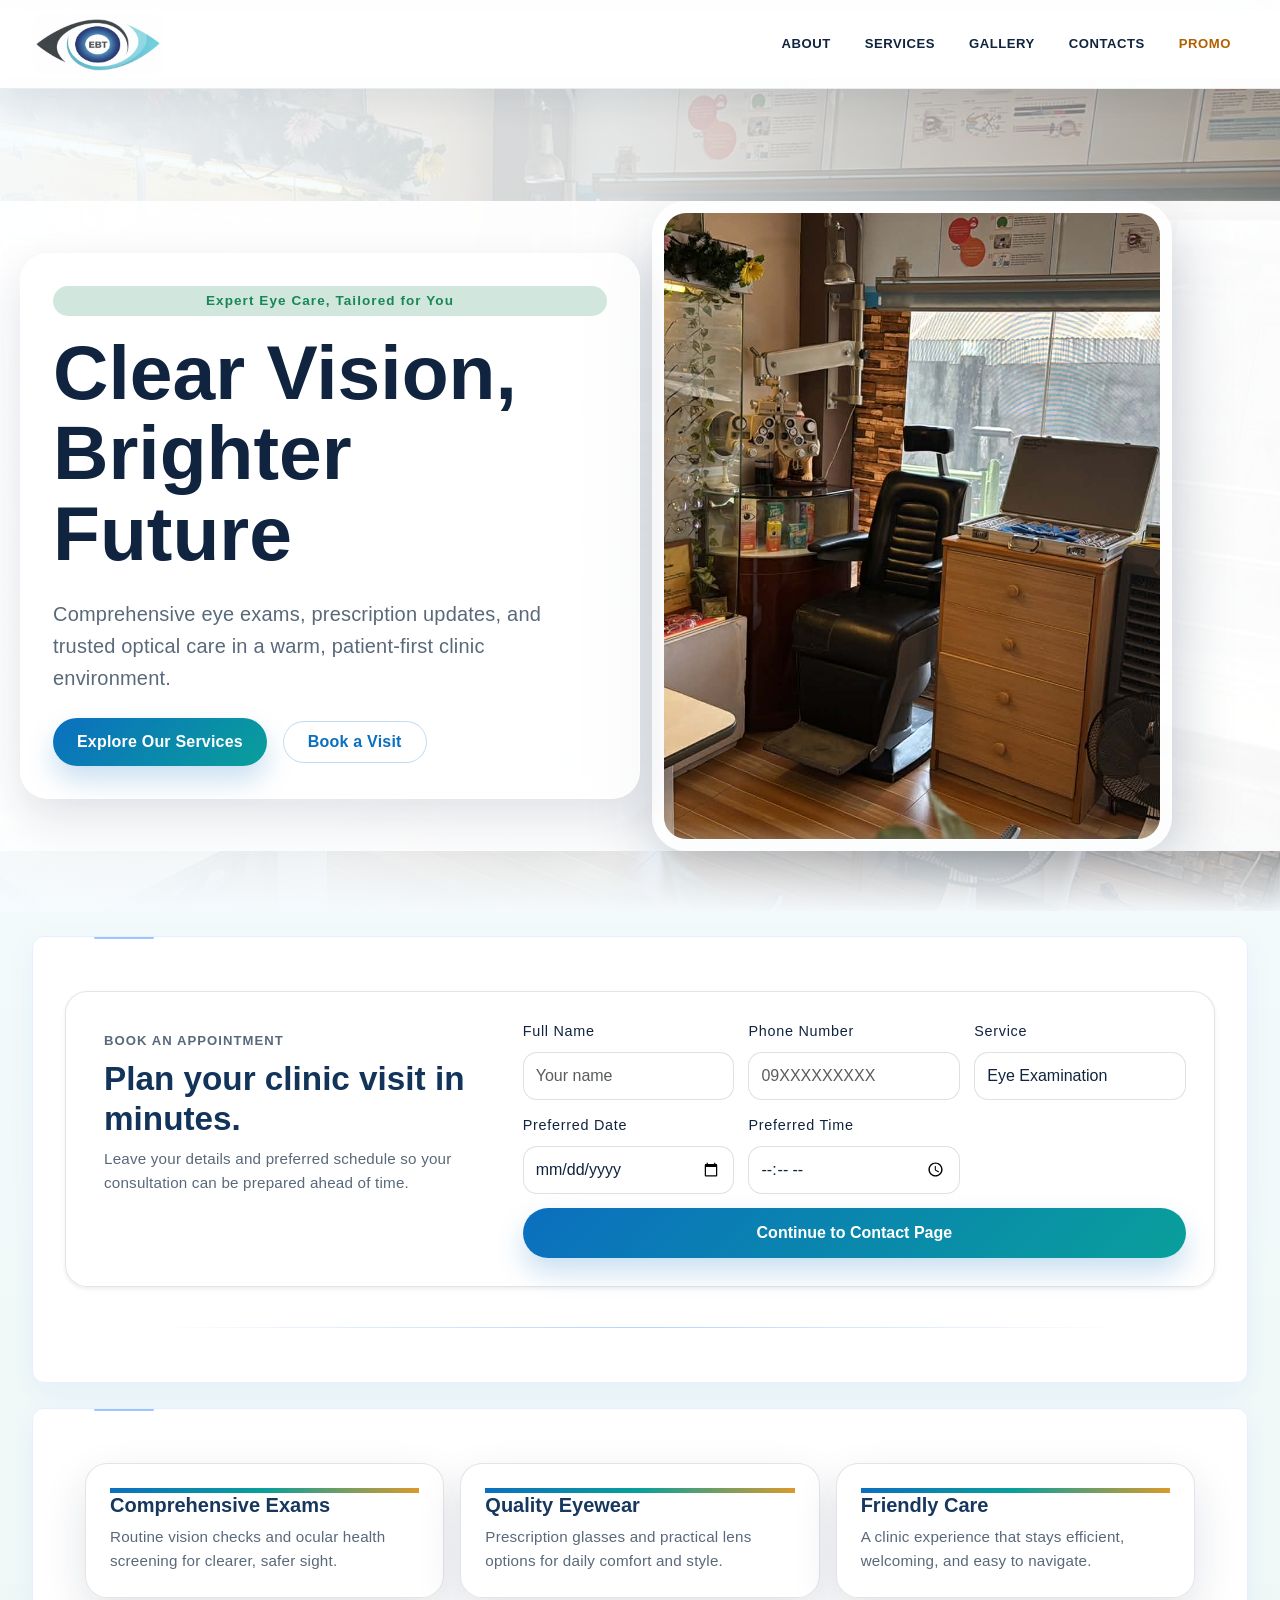
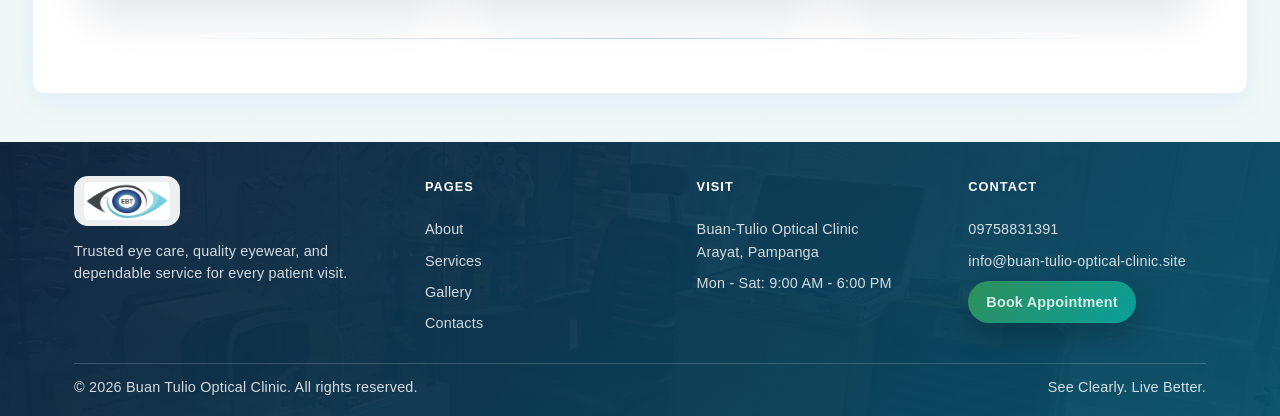
<file: index.html>
<!DOCTYPE html>
<html lang="en">
<head>
<meta charset="UTF-8">
<meta name="viewport" content="width=device-width, initial-scale=1.0">
<title>Home | Buan Tulio Optical Clinic</title>
<link rel="icon" type="image/x-icon" href="images/favicon.ico">
<link href="https://cdn.jsdelivr.net/npm/bootstrap@5.3.0/dist/css/bootstrap.min.css" rel="stylesheet">
<link rel="stylesheet" href="style.css">
</head>

<body>
<nav class="navbar navbar-expand-lg navbar-light bg-white sticky-top shadow-sm">
    <div class="container">
        <a class="navbar-brand" href="index.html">
            <img src="images/LOGO2.png" alt="Logo" style="height:50px;">
        </a>
        <button class="navbar-toggler" type="button" data-bs-toggle="collapse" data-bs-target="#clinicNav">
            <span class="navbar-toggler-icon"></span>
        </button>
        <div class="collapse navbar-collapse" id="clinicNav">
            <ul class="navbar-nav ms-auto align-items-center">
                <li class="nav-item"><a class="nav-link" href="about.html">ABOUT</a></li>
                <li class="nav-item"><a class="nav-link" href="services.html">SERVICES</a></li>
                <li class="nav-item"><a class="nav-link" href="gallery.html">GALLERY</a></li>
                <li class="nav-item"><a class="nav-link" href="contacts.html">CONTACTS</a></li>
                <li class="nav-item"><a class="nav-link text-danger fw-bold" href="promo.html">PROMO</a></li>
            </ul>
        </div>
    </div>
</nav>

<header class="hero-section bg-white pb-4">
    <div class="container">
        <div class="row align-items-center g-4">
            <div class="col-lg-6 hero-content">
                <span class="badge bg-success-subtle text-success p-2 px-3 rounded-pill mb-3">Expert Eye Care, Tailored for You</span>
                <h1 class="main-title display-3 mb-4">Clear Vision,<br>Brighter Future</h1>
                <p class="lead text-muted mb-4">Comprehensive eye exams, prescription updates, and trusted optical care in a warm, patient-first clinic environment.</p>
                <div class="d-flex align-items-center gap-3 flex-wrap">
                    <a href="services.html" class="btn btn-info btn-highlight">Explore Our Services</a>
                    <a href="#appointment" class="btn btn-outline-primary rounded-pill px-4 py-2">Book a Visit</a>
                </div>
            </div>

            <div class="col-lg-6 position-relative text-center">
                <div class="floating-circle mx-auto"></div>
                <img src="images/f1.jfif" class="img-fluid professional-img" alt="Optical clinic professional">
            </div>
        </div>
    </div>
</header>

<section class="appointment-strip" id="appointment">
    <div class="container">
        <div class="appointment-panel shadow-sm">
            <div class="appointment-panel__intro">
                <p class="appointment-kicker mb-2">Book an appointment</p>
                <h2 class="mb-2">Plan your clinic visit in minutes.</h2>
                <p class="mb-0">Leave your details and preferred schedule so your consultation can be prepared ahead of time.</p>
            </div>

            <form class="appointment-form js-prototype-booking" action="contacts.html">
                <div class="appointment-form__field">
                    <label for="appt-name" class="form-label">Full Name</label>
                    <input id="appt-name" type="text" class="form-control" placeholder="Your name">
                </div>

                <div class="appointment-form__field">
                    <label for="appt-phone" class="form-label">Phone Number</label>
                    <input id="appt-phone" type="tel" class="form-control" placeholder="09XXXXXXXXX">
                </div>

                <div class="appointment-form__field">
                    <label for="appt-service" class="form-label">Service</label>
                    <select id="appt-service" class="form-select">
                        <option selected>Eye Examination</option>
                        <option>Eyeglasses</option>
                        <option>Contact Lenses</option>
                        <option>Lens Upgrade</option>
                    </select>
                </div>

                <div class="appointment-form__field appointment-form__field--half">
                    <label for="appt-date" class="form-label">Preferred Date</label>
                    <input id="appt-date" type="date" class="form-control">
                </div>

                <div class="appointment-form__field appointment-form__field--half">
                    <label for="appt-time" class="form-label">Preferred Time</label>
                    <input id="appt-time" type="time" class="form-control">
                </div>

                <button type="submit" class="btn appointment-form__submit">Continue to Contact Page</button>
            </form>
        </div>
    </div>
</section>

<section class="home-highlights py-4">
    <div class="container">
        <div class="row g-3">
            <div class="col-md-4">
                <div class="home-highlight-card">
                    <h3>Comprehensive Exams</h3>
                    <p class="mb-0">Routine vision checks and ocular health screening for clearer, safer sight.</p>
                </div>
            </div>
            <div class="col-md-4">
                <div class="home-highlight-card">
                    <h3>Quality Eyewear</h3>
                    <p class="mb-0">Prescription glasses and practical lens options for daily comfort and style.</p>
                </div>
            </div>
            <div class="col-md-4">
                <div class="home-highlight-card">
                    <h3>Friendly Care</h3>
                    <p class="mb-0">A clinic experience that stays efficient, welcoming, and easy to navigate.</p>
                </div>
            </div>
        </div>
    </div>
</section>

<script src="https://cdn.jsdelivr.net/npm/bootstrap@5.3.0/dist/js/bootstrap.bundle.min.js"></script>
<script>
document.querySelectorAll('.js-prototype-booking').forEach(function (form) {
    form.addEventListener('submit', function (event) {
        event.preventDefault();
        window.alert('This is only a prototype. Booking is not currently working yet.');
    });
});
</script>

<footer class="clinic-footer">
    <div class="container">
        <div class="clinic-footer__inner">
            <div class="clinic-footer__brand">
                <img src="images/LOGO2.png" alt="Buan Tulio Optical Clinic logo">
                <p>Trusted eye care, quality eyewear, and dependable service for every patient visit.</p>
            </div>

            <div class="clinic-footer__group">
                <span class="clinic-footer__title">Pages</span>
                <a href="about.html">About</a>
                <a href="services.html">Services</a>
                <a href="gallery.html">Gallery</a>
                <a href="contacts.html">Contacts</a>
            </div>

            <div class="clinic-footer__group">
                <span class="clinic-footer__title">Visit</span>
                <p>Buan-Tulio Optical Clinic<br>Arayat, Pampanga</p>
                <p>Mon - Sat: 9:00 AM - 6:00 PM</p>
            </div>

            <div class="clinic-footer__group">
                <span class="clinic-footer__title">Contact</span>
                <a href="tel:09758831391">09758831391</a>
                <a href="mailto:info@buan-tulio-optical-clinic.site">info@buan-tulio-optical-clinic.site</a>
                <a href="index.html#appointment" class="clinic-footer__cta">Book Appointment</a>
            </div>
        </div>

        <div class="clinic-footer__bottom">
            <p class="mb-0">&copy; 2026 Buan Tulio Optical Clinic. All rights reserved.</p>
            <p class="mb-0">See Clearly. Live Better.</p>
        </div>
    </div>
</footer>
</body>
</html>
</file>
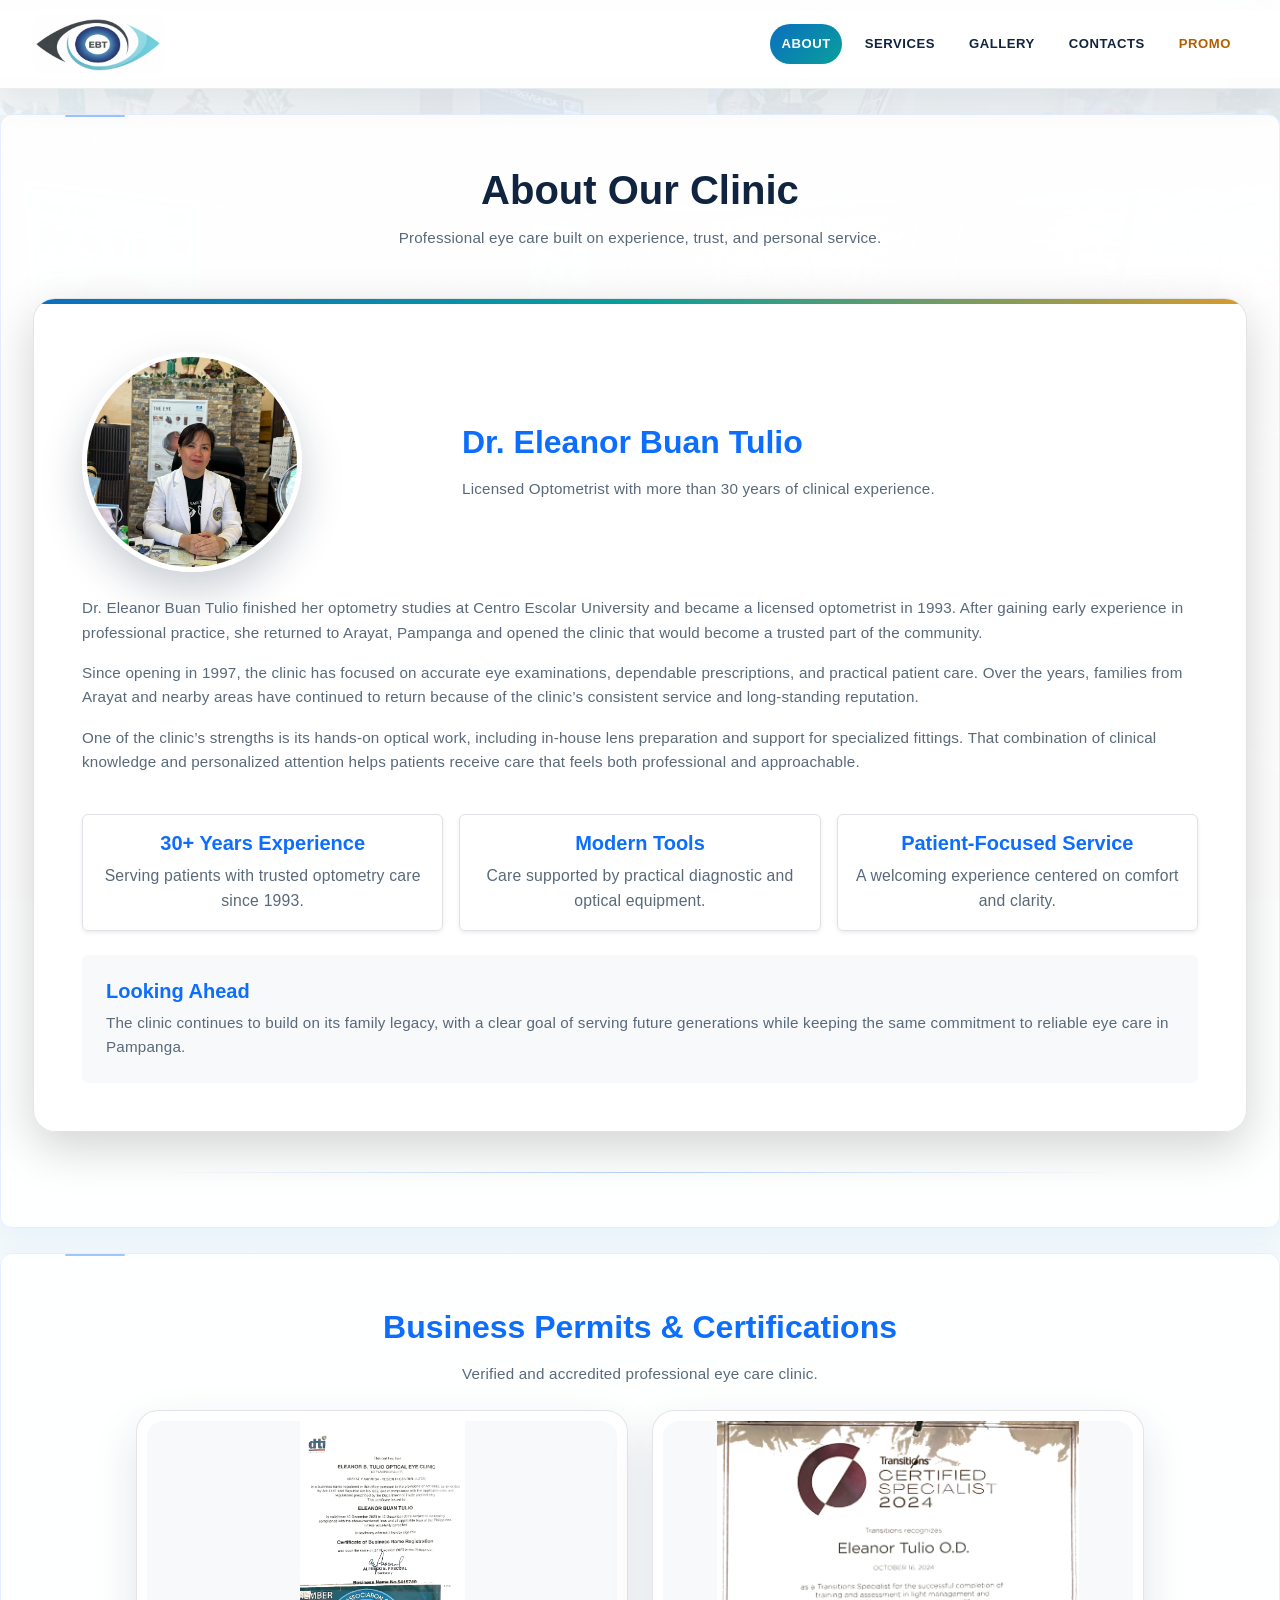
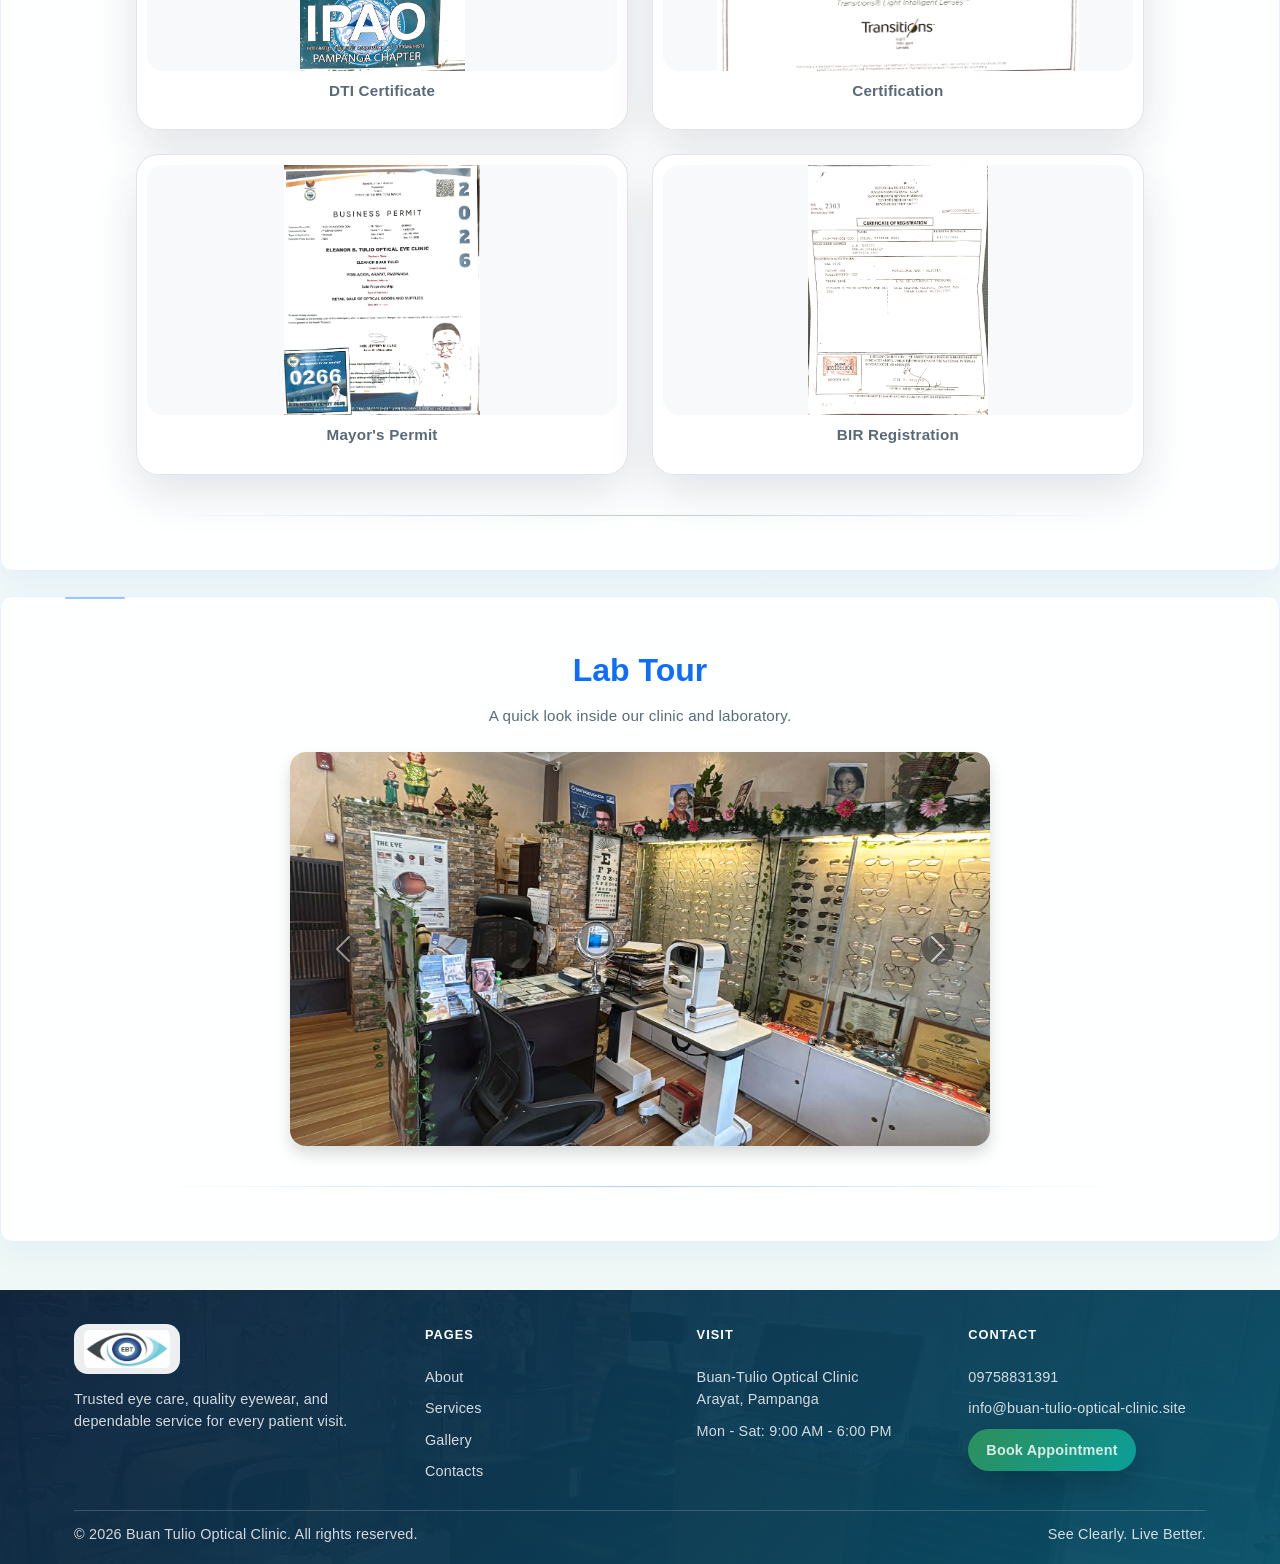
<file: about.html>
<!DOCTYPE html>
<html lang="en">
<head>
<meta charset="UTF-8">
<meta name="viewport" content="width=device-width, initial-scale=1.0">
<title>About | Buan Tulio Optical Clinic</title>
<link rel="icon" type="image/x-icon" href="images/favicon.ico">
<link href="https://cdn.jsdelivr.net/npm/bootstrap@5.3.0/dist/css/bootstrap.min.css" rel="stylesheet">
<link rel="stylesheet" href="style.css">
</head>

<body>
<nav class="navbar navbar-expand-lg navbar-light bg-white sticky-top shadow-sm">
    <div class="container">
        <a class="navbar-brand" href="index.html">
            <img src="images/LOGO2.png" alt="Logo" style="height:50px;">
        </a>
        <button class="navbar-toggler" type="button" data-bs-toggle="collapse" data-bs-target="#clinicNav">
            <span class="navbar-toggler-icon"></span>
        </button>
        <div class="collapse navbar-collapse" id="clinicNav">
            <ul class="navbar-nav ms-auto align-items-center">
                <li class="nav-item"><a class="nav-link active" href="about.html">ABOUT</a></li>
                <li class="nav-item"><a class="nav-link" href="services.html">SERVICES</a></li>
                <li class="nav-item"><a class="nav-link" href="gallery.html">GALLERY</a></li>
                <li class="nav-item"><a class="nav-link" href="contacts.html">CONTACTS</a></li>
                <li class="nav-item"><a class="nav-link text-danger fw-bold" href="promo.html">PROMO</a></li>
            </ul>
        </div>
    </div>
</nav>

<section class="container py-5">
    <div class="text-center mb-5">
        <h1 class="fw-bold">About Our Clinic</h1>
        <p class="text-muted">Professional eye care built on experience, trust, and personal service.</p>
    </div>

    <div class="card border-0 shadow-lg">
        <div class="card-body p-4 p-lg-5">
            <div class="row align-items-center g-4 mb-4">
                <div class="col-md-4 text-center">
                    <img src="images/owner.jfif" alt="Dr. Eleanor Buan Tulio" class="owner-jfif">
                </div>
                <div class="col-md-8">
                    <h2 class="fw-bold text-primary">Dr. Eleanor Buan Tulio</h2>
                    <p class="text-muted mb-0">Licensed Optometrist with more than 30 years of clinical experience.</p>
                </div>
            </div>

            <p>Dr. Eleanor Buan Tulio finished her optometry studies at Centro Escolar University and became a licensed optometrist in 1993. After gaining early experience in professional practice, she returned to Arayat, Pampanga and opened the clinic that would become a trusted part of the community.</p>
            <p>Since opening in 1997, the clinic has focused on accurate eye examinations, dependable prescriptions, and practical patient care. Over the years, families from Arayat and nearby areas have continued to return because of the clinic’s consistent service and long-standing reputation.</p>
            <p>One of the clinic’s strengths is its hands-on optical work, including in-house lens preparation and support for specialized fittings. That combination of clinical knowledge and personalized attention helps patients receive care that feels both professional and approachable.</p>

            <div class="row text-center g-3 my-4">
                <div class="col-md-4">
                    <div class="p-3 border rounded shadow-sm h-100">
                        <h5 class="fw-bold text-primary">30+ Years Experience</h5>
                        <p class="small text-muted mb-0">Serving patients with trusted optometry care since 1993.</p>
                    </div>
                </div>
                <div class="col-md-4">
                    <div class="p-3 border rounded shadow-sm h-100">
                        <h5 class="fw-bold text-primary">Modern Tools</h5>
                        <p class="small text-muted mb-0">Care supported by practical diagnostic and optical equipment.</p>
                    </div>
                </div>
                <div class="col-md-4">
                    <div class="p-3 border rounded shadow-sm h-100">
                        <h5 class="fw-bold text-primary">Patient-Focused Service</h5>
                        <p class="small text-muted mb-0">A welcoming experience centered on comfort and clarity.</p>
                    </div>
                </div>
            </div>

            <div class="mt-4 p-4 bg-light rounded">
                <h5 class="fw-bold text-primary">Looking Ahead</h5>
                <p class="mb-0">The clinic continues to build on its family legacy, with a clear goal of serving future generations while keeping the same commitment to reliable eye care in Pampanga.</p>
            </div>
        </div>
    </div>
</section>

<section class="container py-4">
    <div class="text-center mb-4">
        <h2 class="fw-bold text-primary">Business Permits & Certifications</h2>
        <p class="text-muted">Verified and accredited professional eye care clinic.</p>
    </div>

    <div class="row justify-content-center g-4">
        <div class="col-md-5">
            <div class="permit-box">
                <img src="images/dti1.png" alt="DTI Certificate">
                <p class="text-center mt-2 fw-semibold">DTI Certificate</p>
            </div>
        </div>
        <div class="col-md-5">
            <div class="permit-box">
                <img src="images/dti2.png" alt="Clinic certification">
                <p class="text-center mt-2 fw-semibold">Certification</p>
            </div>
        </div>
        <div class="col-md-5">
            <div class="permit-box">
                <img src="images/dti3.png" alt="Mayor permit">
                <p class="text-center mt-2 fw-semibold">Mayor's Permit</p>
            </div>
        </div>
        <div class="col-md-5">
            <div class="permit-box">
                <img src="images/dti4.png" alt="BIR registration">
                <p class="text-center mt-2 fw-semibold">BIR Registration</p>
            </div>
        </div>
    </div>
</section>

<section class="container py-4">
    <div class="text-center mb-4">
        <h2 class="fw-bold text-primary">Lab Tour</h2>
        <p class="text-muted">A quick look inside our clinic and laboratory.</p>
    </div>

    <div id="labCarousel" class="carousel slide carousel-fade" data-bs-ride="carousel">
        <div class="carousel-inner rounded-4 shadow">
            <div class="carousel-item active"><img src="images/lab1.png" class="d-block w-100" alt="Clinic lab 1"></div>
            <div class="carousel-item"><img src="images/lab2.png" class="d-block w-100" alt="Clinic lab 2"></div>
            <div class="carousel-item"><img src="images/lab3.png" class="d-block w-100" alt="Clinic lab 3"></div>
            <div class="carousel-item"><img src="images/lab4.png" class="d-block w-100" alt="Clinic lab 4"></div>
            <div class="carousel-item"><img src="images/lab5.png" class="d-block w-100" alt="Clinic lab 5"></div>
            <div class="carousel-item"><img src="images/lab6.png" class="d-block w-100" alt="Clinic lab 6"></div>
        </div>

        <button class="carousel-control-prev" type="button" data-bs-target="#labCarousel" data-bs-slide="prev">
            <span class="carousel-control-prev-icon bg-dark rounded-circle p-2"></span>
        </button>
        <button class="carousel-control-next" type="button" data-bs-target="#labCarousel" data-bs-slide="next">
            <span class="carousel-control-next-icon bg-dark rounded-circle p-2"></span>
        </button>
    </div>
</section>

<script src="https://cdn.jsdelivr.net/npm/bootstrap@5.3.0/dist/js/bootstrap.bundle.min.js"></script>

<footer class="clinic-footer">
    <div class="container">
        <div class="clinic-footer__inner">
            <div class="clinic-footer__brand">
                <img src="images/LOGO2.png" alt="Buan Tulio Optical Clinic logo">
                <p>Trusted eye care, quality eyewear, and dependable service for every patient visit.</p>
            </div>

            <div class="clinic-footer__group">
                <span class="clinic-footer__title">Pages</span>
                <a href="about.html">About</a>
                <a href="services.html">Services</a>
                <a href="gallery.html">Gallery</a>
                <a href="contacts.html">Contacts</a>
            </div>

            <div class="clinic-footer__group">
                <span class="clinic-footer__title">Visit</span>
                <p>Buan-Tulio Optical Clinic<br>Arayat, Pampanga</p>
                <p>Mon - Sat: 9:00 AM - 6:00 PM</p>
            </div>

            <div class="clinic-footer__group">
                <span class="clinic-footer__title">Contact</span>
                <a href="tel:09758831391">09758831391</a>
                <a href="mailto:info@buan-tulio-optical-clinic.site">info@buan-tulio-optical-clinic.site</a>
                <a href="index.html#appointment" class="clinic-footer__cta">Book Appointment</a>
            </div>
        </div>

        <div class="clinic-footer__bottom">
            <p class="mb-0">&copy; 2026 Buan Tulio Optical Clinic. All rights reserved.</p>
            <p class="mb-0">See Clearly. Live Better.</p>
        </div>
    </div>
</footer>
</body>
</html>
</file>
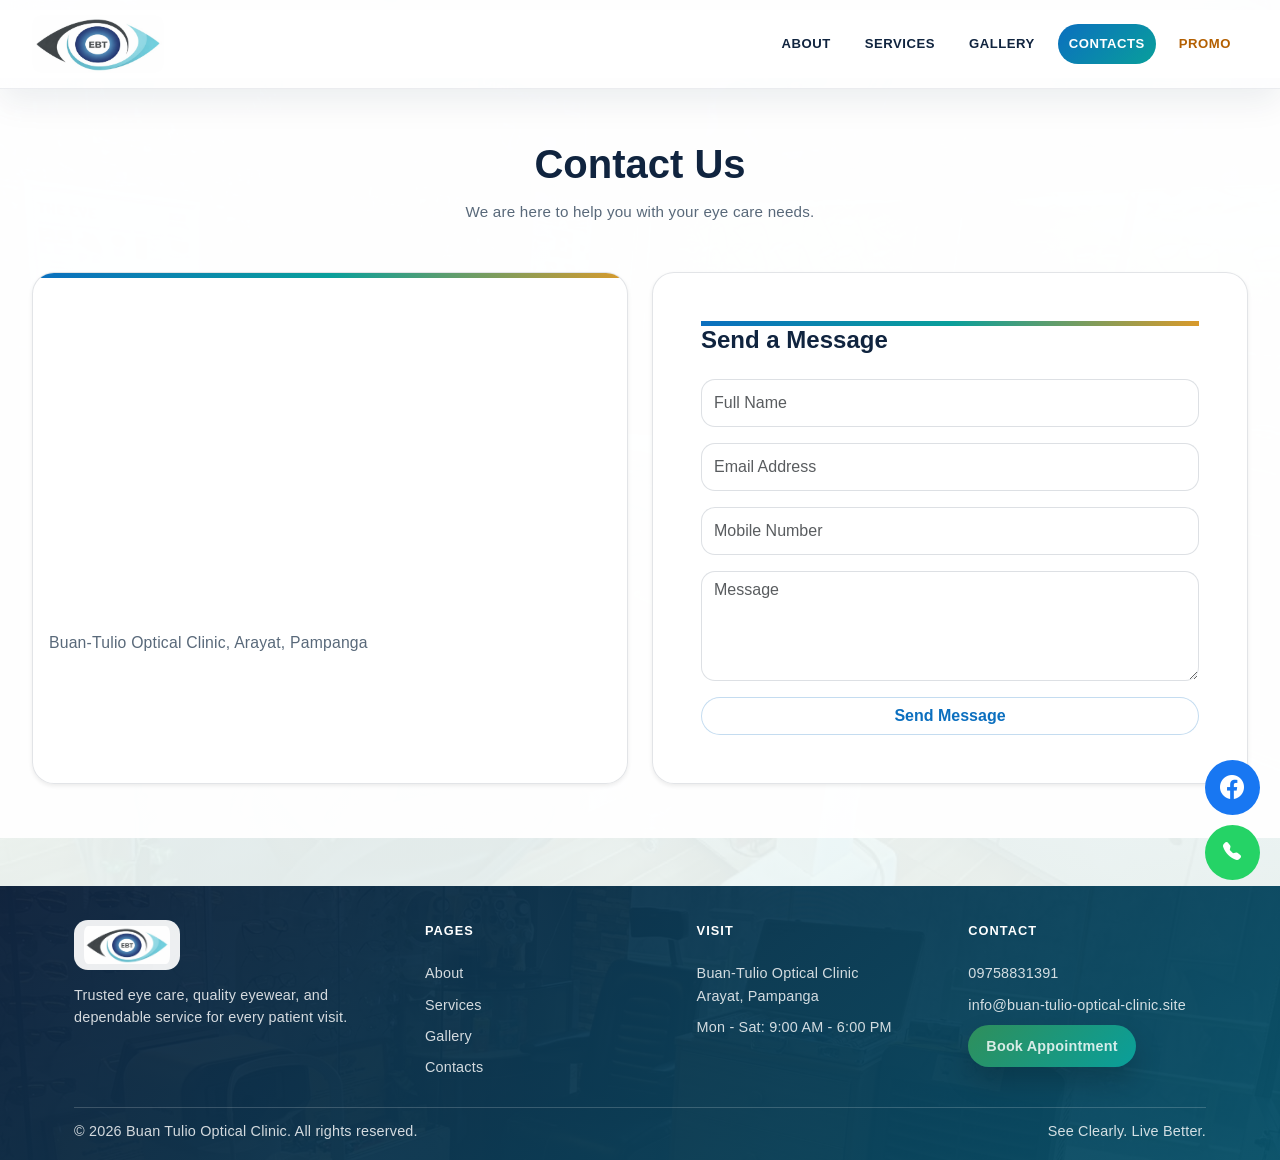
<file: contacts.html>
<!DOCTYPE html>
<html lang="en">
<head>
<meta charset="UTF-8">
<meta name="viewport" content="width=device-width, initial-scale=1.0">
<title>Contacts | Buan Tulio Optical Clinic</title>
<link rel="icon" type="image/x-icon" href="images/favicon.ico">
<link href="https://cdn.jsdelivr.net/npm/bootstrap@5.3.0/dist/css/bootstrap.min.css" rel="stylesheet">
<link href="https://cdn.jsdelivr.net/npm/bootstrap-icons/font/bootstrap-icons.css" rel="stylesheet">
<link rel="stylesheet" href="style.css">
</head>

<body>
<div style="position:fixed; bottom:20px; right:20px; z-index:9999; text-align:center;">
    <a href="https://www.facebook.com/profile.php?id=100066470893947" target="_blank" style="background:#1877f2; width:55px; height:55px; display:flex; align-items:center; justify-content:center; border-radius:50%; margin-bottom:10px;">
        <i class="bi bi-facebook text-white fs-4"></i>
    </a>
    <a href="tel:+9758831391" onclick="document.getElementById('phonenumber').style.display='block';" style="background:#25D366; width:55px; height:55px; display:flex; align-items:center; justify-content:center; border-radius:50%;">
        <i class="bi bi-telephone-fill text-white"></i>
    </a>
    <div id="phonenumber" style="display:none; margin-top:8px; background:white; padding:5px 8px; border-radius:5px; font-size:12px;">
        09758831391
    </div>
</div>

<nav class="navbar navbar-expand-lg navbar-light bg-white sticky-top shadow-sm">
    <div class="container">
        <a class="navbar-brand" href="index.html">
            <img src="images/LOGO2.png" alt="Logo" style="height:50px;">
        </a>
        <button class="navbar-toggler" type="button" data-bs-toggle="collapse" data-bs-target="#clinicNav">
            <span class="navbar-toggler-icon"></span>
        </button>
        <div class="collapse navbar-collapse" id="clinicNav">
            <ul class="navbar-nav ms-auto align-items-center">
                <li class="nav-item"><a class="nav-link" href="about.html">ABOUT</a></li>
                <li class="nav-item"><a class="nav-link" href="services.html">SERVICES</a></li>
                <li class="nav-item"><a class="nav-link" href="gallery.html">GALLERY</a></li>
                <li class="nav-item"><a class="nav-link active" href="contacts.html">CONTACTS</a></li>
                <li class="nav-item"><a class="nav-link text-danger fw-bold" href="promo.html">PROMO</a></li>
            </ul>
        </div>
    </div>
</nav>

<div class="container py-5">
    <div class="text-center mb-5">
        <h1 class="fw-bold">Contact Us</h1>
        <p class="text-muted">We are here to help you with your eye care needs.</p>
    </div>

    <div class="row g-4">
        <div class="col-lg-6">
            <div class="card border-0 shadow-sm rounded-4 overflow-hidden h-100">
                <div class="ratio ratio-16x9">
                    <iframe src="https://www.google.com/maps?q=Buan-Tulio+Optical+Clinic+Arayat+Pampanga&output=embed" style="border:0;" allowfullscreen loading="lazy"></iframe>
                </div>
                <div class="p-3">
                    <small class="text-muted">Buan-Tulio Optical Clinic, Arayat, Pampanga</small>
                </div>
            </div>
        </div>

        <div class="col-lg-6">
            <div class="card border-0 shadow-sm rounded-4 p-4 p-md-5 h-100">
                <h4 class="fw-bold mb-4">Send a Message</h4>
                <form class="js-prototype-message">
                    <div class="mb-3"><input type="text" class="form-control rounded-3" placeholder="Full Name"></div>
                    <div class="mb-3"><input type="email" class="form-control rounded-3" placeholder="Email Address"></div>
                    <div class="mb-3"><input type="tel" class="form-control rounded-3" placeholder="Mobile Number"></div>
                    <div class="mb-3"><textarea class="form-control rounded-3" rows="4" placeholder="Message"></textarea></div>
                    <button class="btn btn-dark w-100 rounded-3">Send Message</button>
                </form>
            </div>
        </div>
    </div>
</div>

<script src="https://cdn.jsdelivr.net/npm/bootstrap@5.3.0/dist/js/bootstrap.bundle.min.js"></script>
<script>
document.querySelectorAll('.js-prototype-message').forEach(function (form) {
    form.addEventListener('submit', function (event) {
        event.preventDefault();
        window.alert('This is only a prototype. Sending a message is not currently working yet.');
    });
});
</script>

<footer class="clinic-footer">
    <div class="container">
        <div class="clinic-footer__inner">
            <div class="clinic-footer__brand">
                <img src="images/LOGO2.png" alt="Buan Tulio Optical Clinic logo">
                <p>Trusted eye care, quality eyewear, and dependable service for every patient visit.</p>
            </div>

            <div class="clinic-footer__group">
                <span class="clinic-footer__title">Pages</span>
                <a href="about.html">About</a>
                <a href="services.html">Services</a>
                <a href="gallery.html">Gallery</a>
                <a href="contacts.html">Contacts</a>
            </div>

            <div class="clinic-footer__group">
                <span class="clinic-footer__title">Visit</span>
                <p>Buan-Tulio Optical Clinic<br>Arayat, Pampanga</p>
                <p>Mon - Sat: 9:00 AM - 6:00 PM</p>
            </div>

            <div class="clinic-footer__group">
                <span class="clinic-footer__title">Contact</span>
                <a href="tel:09758831391">09758831391</a>
                <a href="mailto:info@buan-tulio-optical-clinic.site">info@buan-tulio-optical-clinic.site</a>
                <a href="index.html#appointment" class="clinic-footer__cta">Book Appointment</a>
            </div>
        </div>

        <div class="clinic-footer__bottom">
            <p class="mb-0">&copy; 2026 Buan Tulio Optical Clinic. All rights reserved.</p>
            <p class="mb-0">See Clearly. Live Better.</p>
        </div>
    </div>
</footer>
</body>
</html>
</file>
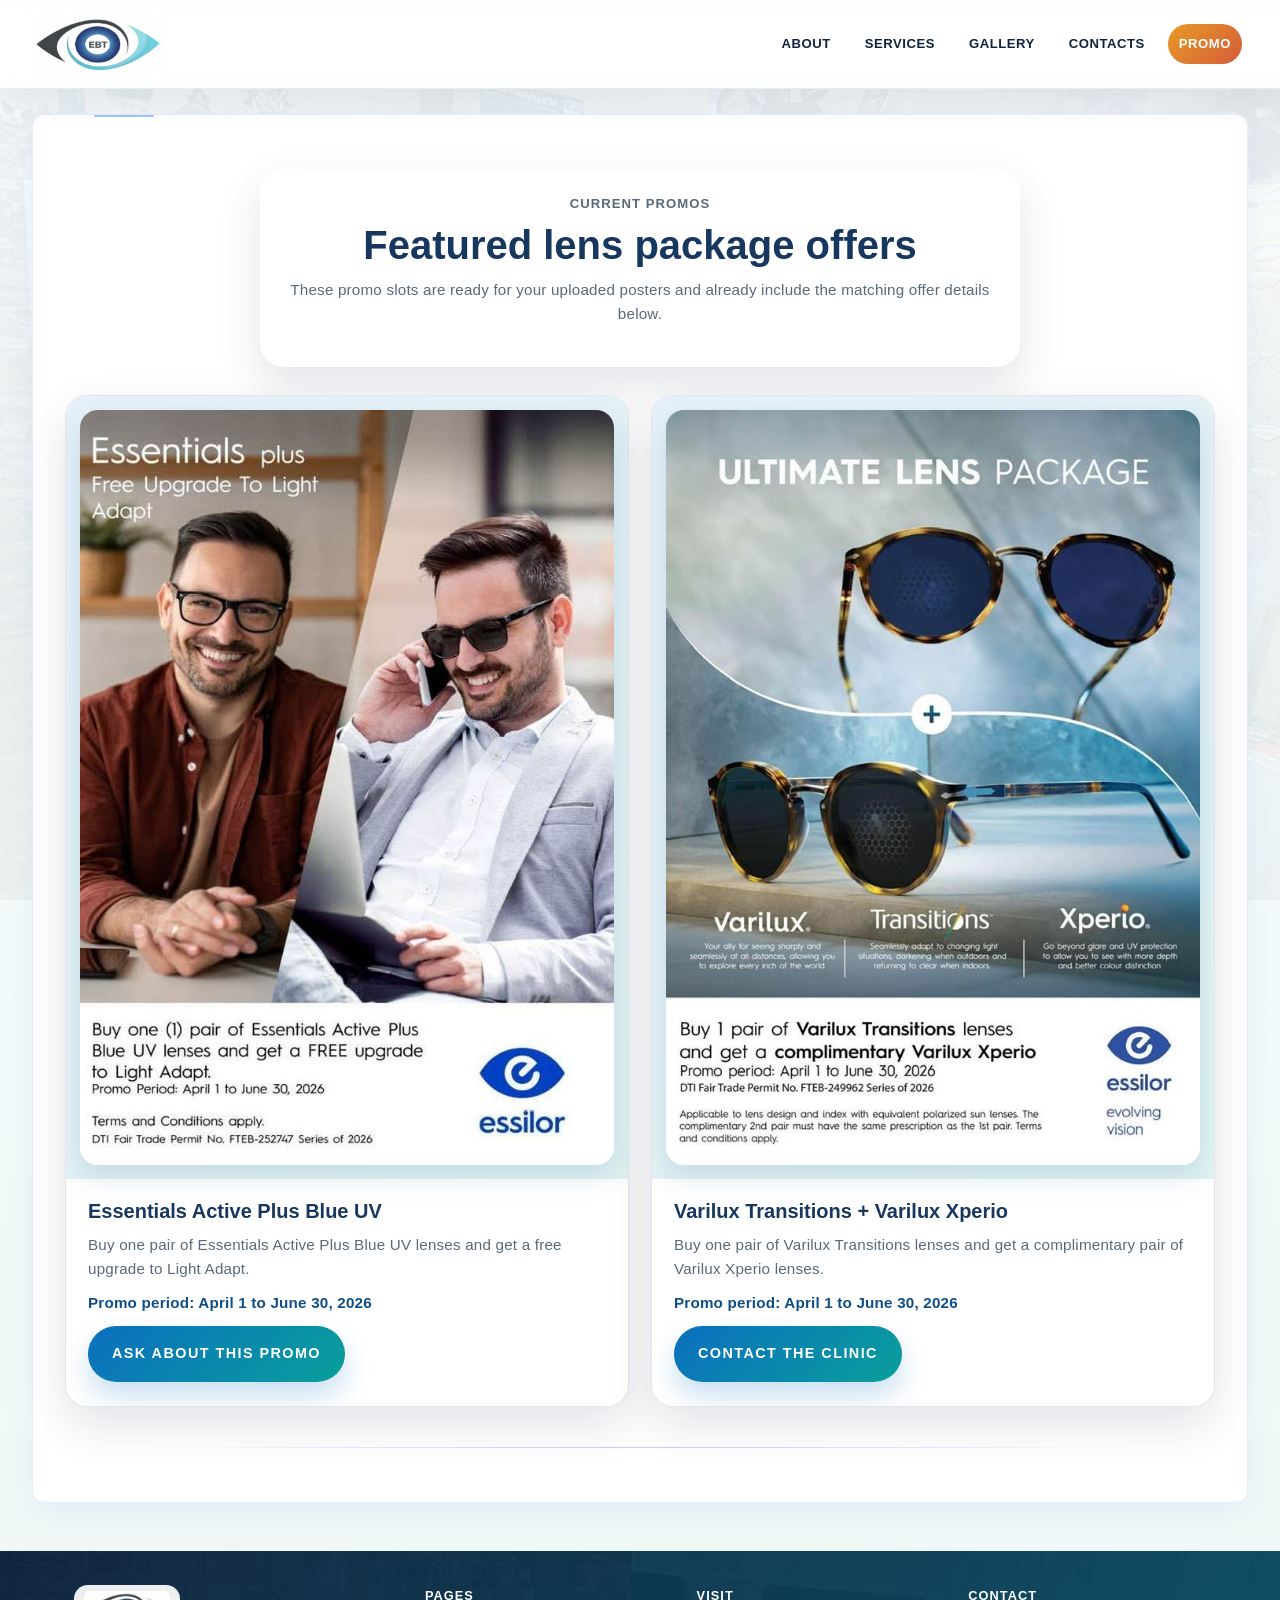
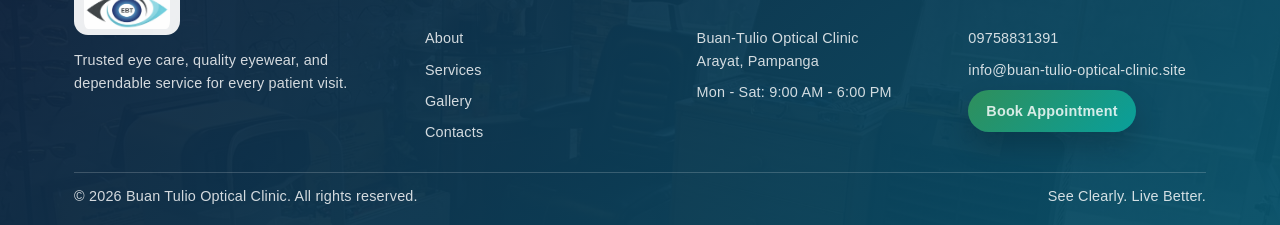
<file: promo.html>
<!DOCTYPE html>
<html lang="en">
<head>
<meta charset="UTF-8">
<meta name="viewport" content="width=device-width, initial-scale=1.0">
<title>Promo | Buan Tulio Optical Clinic</title>
<link rel="icon" type="image/x-icon" href="images/favicon.ico">
<link href="https://cdn.jsdelivr.net/npm/bootstrap@5.3.0/dist/css/bootstrap.min.css" rel="stylesheet">
<link rel="stylesheet" href="style.css">
</head>

<body>
<nav class="navbar navbar-expand-lg navbar-light bg-white sticky-top shadow-sm">
    <div class="container">
        <a class="navbar-brand" href="index.html">
            <img src="images/LOGO2.png" alt="Logo" style="height:50px;">
        </a>
        <button class="navbar-toggler" type="button" data-bs-toggle="collapse" data-bs-target="#clinicNav">
            <span class="navbar-toggler-icon"></span>
        </button>
        <div class="collapse navbar-collapse" id="clinicNav">
            <ul class="navbar-nav ms-auto align-items-center">
                <li class="nav-item"><a class="nav-link" href="about.html">ABOUT</a></li>
                <li class="nav-item"><a class="nav-link" href="services.html">SERVICES</a></li>
                <li class="nav-item"><a class="nav-link" href="gallery.html">GALLERY</a></li>
                <li class="nav-item"><a class="nav-link" href="contacts.html">CONTACTS</a></li>
                <li class="nav-item"><a class="nav-link text-danger fw-bold active" href="promo.html">PROMO</a></li>
            </ul>
        </div>
    </div>
</nav>

<section class="promo-showcase">
    <div class="container">
        <div class="promo-showcase__header text-center">
            <p class="promo-showcase__kicker">Current promos</p>
            <h1>Featured lens package offers</h1>
            <p>These promo slots are ready for your uploaded posters and already include the matching offer details below.</p>
        </div>

        <div class="promo-grid">
            <article class="promo-poster-card">
                <div class="promo-poster-frame">
                    <img src="images/promo1.jpg" alt="Essentials Plus promo poster" onerror="this.style.display='none'; this.nextElementSibling.style.display='grid';">
                    <div class="promo-poster-fallback" style="display:none;">
                        <span class="promo-fallback-label">Poster slot 1</span>
                        <h2>Essentials Plus</h2>
                        <p>Free upgrade to Light Adapt</p>
                        <small>Add `images/promo-essentials-plus.jpg` to show the original poster.</small>
                    </div>
                </div>
                <div class="promo-copy">
                    <h3>Essentials Active Plus Blue UV</h3>
                    <p>Buy one pair of Essentials Active Plus Blue UV lenses and get a free upgrade to Light Adapt.</p>
                    <p class="promo-meta">Promo period: April 1 to June 30, 2026</p>
                    <a href="contacts.html" class="btn btn-primary rounded-pill px-4">Ask About This Promo</a>
                </div>
            </article>

            <article class="promo-poster-card">
                <div class="promo-poster-frame">
                    <img src="images/promo2.jpg" alt="Ultimate Lens Package promo poster" onerror="this.style.display='none'; this.nextElementSibling.style.display='grid';">
                    <div class="promo-poster-fallback" style="display:none;">
                        <span class="promo-fallback-label">Poster slot 2</span>
                        <h2>Ultimate Lens Package</h2>
                        <p>Varilux Transitions with complimentary Varilux Xperio</p>
                        <small>Add `images/promo-ultimate-lens-package.jpg` to show the original poster.</small>
                    </div>
                </div>
                <div class="promo-copy">
                    <h3>Varilux Transitions + Varilux Xperio</h3>
                    <p>Buy one pair of Varilux Transitions lenses and get a complimentary pair of Varilux Xperio lenses.</p>
                    <p class="promo-meta">Promo period: April 1 to June 30, 2026</p>
                    <a href="contacts.html" class="btn btn-primary rounded-pill px-4">Contact the Clinic</a>
                </div>
            </article>
        </div>
    </div>
</section>

<script src="https://cdn.jsdelivr.net/npm/bootstrap@5.3.0/dist/js/bootstrap.bundle.min.js"></script>

<footer class="clinic-footer">
    <div class="container">
        <div class="clinic-footer__inner">
            <div class="clinic-footer__brand">
                <img src="images/LOGO2.png" alt="Buan Tulio Optical Clinic logo">
                <p>Trusted eye care, quality eyewear, and dependable service for every patient visit.</p>
            </div>

            <div class="clinic-footer__group">
                <span class="clinic-footer__title">Pages</span>
                <a href="about.html">About</a>
                <a href="services.html">Services</a>
                <a href="gallery.html">Gallery</a>
                <a href="contacts.html">Contacts</a>
            </div>

            <div class="clinic-footer__group">
                <span class="clinic-footer__title">Visit</span>
                <p>Buan-Tulio Optical Clinic<br>Arayat, Pampanga</p>
                <p>Mon - Sat: 9:00 AM - 6:00 PM</p>
            </div>

            <div class="clinic-footer__group">
                <span class="clinic-footer__title">Contact</span>
                <a href="tel:09758831391">09758831391</a>
                <a href="mailto:info@buan-tulio-optical-clinic.site">info@buan-tulio-optical-clinic.site</a>
                <a href="index.html#appointment" class="clinic-footer__cta">Book Appointment</a>
            </div>
        </div>

        <div class="clinic-footer__bottom">
            <p class="mb-0">&copy; 2026 Buan Tulio Optical Clinic. All rights reserved.</p>
            <p class="mb-0">See Clearly. Live Better.</p>
        </div>
    </div>
</footer>
</body>
</html>
</file>
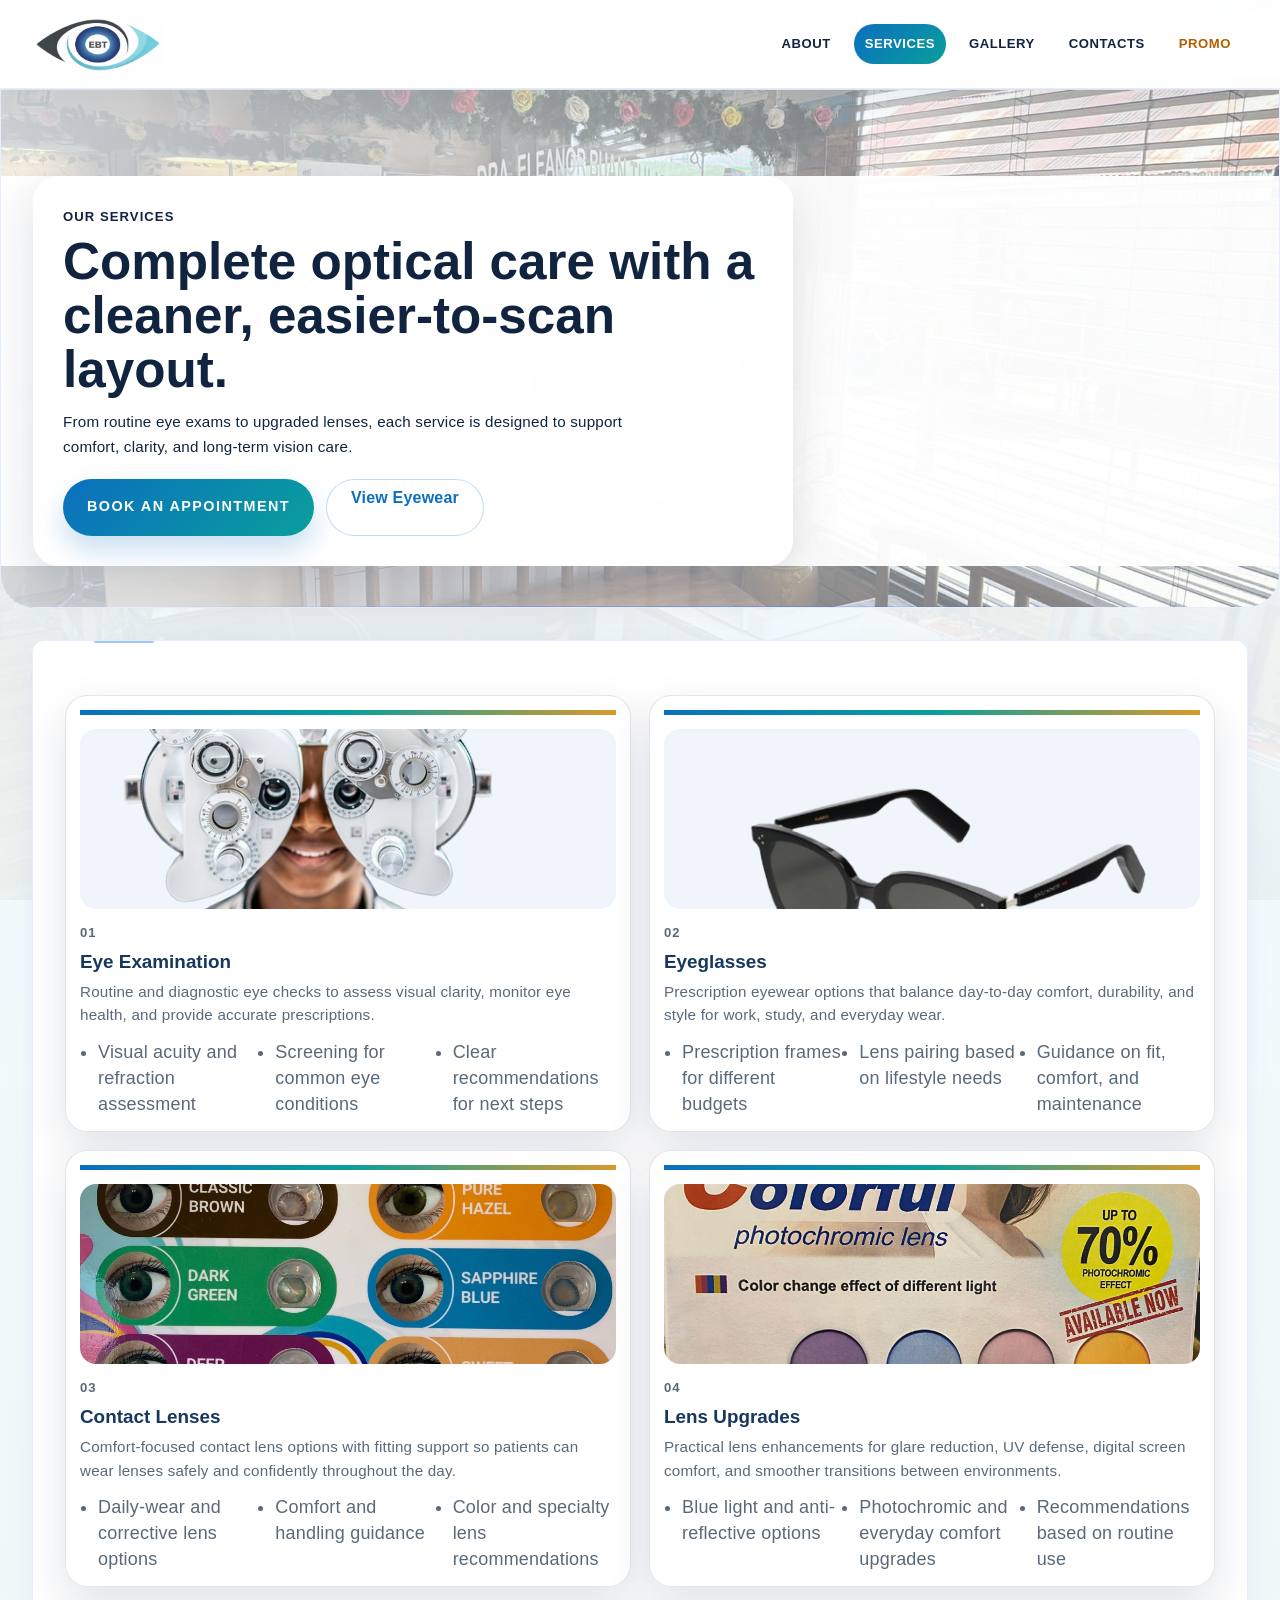
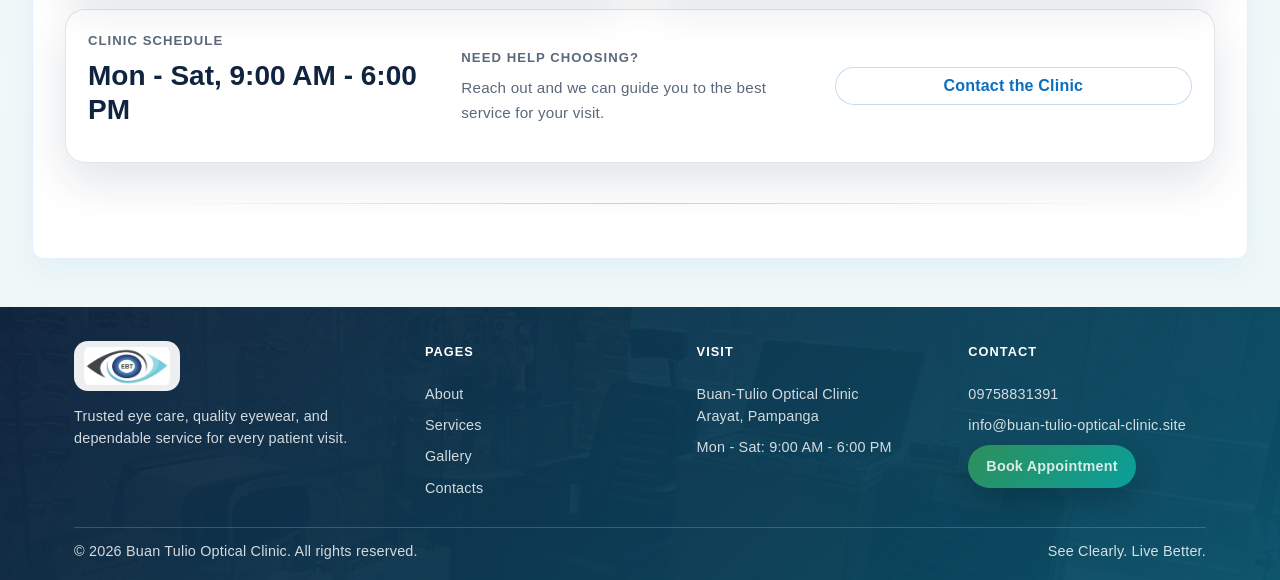
<file: services.html>
<!DOCTYPE html>
<html lang="en">
<head>
    <meta charset="UTF-8">
    <meta name="viewport" content="width=device-width, initial-scale=1.0">
    <title>Services | Buan Tulio Optical Clinic</title>
    <link rel="icon" type="image/x-icon" href="images/favicon.ico">
    <link href="https://cdn.jsdelivr.net/npm/bootstrap@5.3.0/dist/css/bootstrap.min.css" rel="stylesheet">
    <link rel="stylesheet" href="style.css">
</head>

<body>
    <nav class="navbar navbar-expand-lg navbar-light bg-white sticky-top shadow-sm">
        <div class="container">
            <a class="navbar-brand" href="index.html">
                <img src="images/LOGO2.png" alt="Logo" style="height:50px;">
            </a>
            <button class="navbar-toggler" type="button" data-bs-toggle="collapse" data-bs-target="#clinicNav">
                <span class="navbar-toggler-icon"></span>
            </button>
            <div class="collapse navbar-collapse" id="clinicNav">
                <ul class="navbar-nav ms-auto align-items-center">
                    <li class="nav-item"><a class="nav-link" href="about.html">ABOUT</a></li>
                    <li class="nav-item"><a class="nav-link active" href="services.html">SERVICES</a></li>
                    <li class="nav-item"><a class="nav-link" href="gallery.html">GALLERY</a></li>
                    <li class="nav-item"><a class="nav-link" href="contacts.html">CONTACTS</a></li>
                    <li class="nav-item"><a class="nav-link text-danger fw-bold" href="promo.html">PROMO</a></li>
                </ul>
            </div>
        </div>
    </nav>

    <section class="services-hero">
        <div class="container">
            <div class="services-hero__content">
                <p class="services-hero__kicker">Our services</p>
                <h1>Complete optical care with a cleaner, easier-to-scan layout.</h1>
                <p class="services-hero__text">From routine eye exams to upgraded lenses, each service is designed to support comfort, clarity, and long-term vision care.</p>
                <div class="services-hero__actions">
                    <a href="contacts.html" class="btn btn-primary rounded-pill px-4">Book an Appointment</a>
                    <a href="gallery.html" class="btn btn-outline-primary rounded-pill px-4">View Eyewear</a>
                </div>
            </div>
        </div>
    </section>

    <section class="services-overview">
        <div class="container">
            <div class="row g-4">
                <div class="col-lg-6">
                    <article class="service-detail-card">
                        <div class="service-detail-card__media">
                            <img src="images/examm.png" alt="Eye examination service">
                        </div>
                        <div class="service-detail-card__body">
                            <p class="service-detail-card__eyebrow">01</p>
                            <h2>Eye Examination</h2>
                            <p>Routine and diagnostic eye checks to assess visual clarity, monitor eye health, and provide accurate prescriptions.</p>
                            <ul>
                                <li>Visual acuity and refraction assessment</li>
                                <li>Screening for common eye conditions</li>
                                <li>Clear recommendations for next steps</li>
                            </ul>
                        </div>
                    </article>
                </div>

                <div class="col-lg-6">
                    <article class="service-detail-card">
                        <div class="service-detail-card__media">
                            <img src="images/GM1.png" alt="Eyeglasses service">
                        </div>
                        <div class="service-detail-card__body">
                            <p class="service-detail-card__eyebrow">02</p>
                            <h2>Eyeglasses</h2>
                            <p>Prescription eyewear options that balance day-to-day comfort, durability, and style for work, study, and everyday wear.</p>
                            <ul>
                                <li>Prescription frames for different budgets</li>
                                <li>Lens pairing based on lifestyle needs</li>
                                <li>Guidance on fit, comfort, and maintenance</li>
                            </ul>
                        </div>
                    </article>
                </div>

                <div class="col-lg-6">
                    <article class="service-detail-card">
                        <div class="service-detail-card__media">
                            <img src="images/lens.jpg" alt="Contact lenses service">
                        </div>
                        <div class="service-detail-card__body">
                            <p class="service-detail-card__eyebrow">03</p>
                            <h2>Contact Lenses</h2>
                            <p>Comfort-focused contact lens options with fitting support so patients can wear lenses safely and confidently throughout the day.</p>
                            <ul>
                                <li>Daily-wear and corrective lens options</li>
                                <li>Comfort and handling guidance</li>
                                <li>Color and specialty lens recommendations</li>
                            </ul>
                        </div>
                    </article>
                </div>

                <div class="col-lg-6">
                    <article class="service-detail-card">
                        <div class="service-detail-card__media">
                            <img src="images/chromatic.jpg" alt="Lens upgrade service">
                        </div>
                        <div class="service-detail-card__body">
                            <p class="service-detail-card__eyebrow">04</p>
                            <h2>Lens Upgrades</h2>
                            <p>Practical lens enhancements for glare reduction, UV defense, digital screen comfort, and smoother transitions between environments.</p>
                            <ul>
                                <li>Blue light and anti-reflective options</li>
                                <li>Photochromic and everyday comfort upgrades</li>
                                <li>Recommendations based on routine use</li>
                            </ul>
                        </div>
                    </article>
                </div>
            </div>

            <div class="services-summary">
                <div>
                    <p class="services-summary__label">Clinic schedule</p>
                    <h3>Mon - Sat, 9:00 AM - 6:00 PM</h3>
                </div>
                <div>
                    <p class="services-summary__label">Need help choosing?</p>
                    <p class="mb-0">Reach out and we can guide you to the best service for your visit.</p>
                </div>
                <a href="contacts.html" class="btn btn-dark rounded-pill px-4">Contact the Clinic</a>
            </div>
        </div>
    </section>

    <script src="https://cdn.jsdelivr.net/npm/bootstrap@5.3.0/dist/js/bootstrap.bundle.min.js"></script>

    <footer class="clinic-footer">
        <div class="container">
            <div class="clinic-footer__inner">
                <div class="clinic-footer__brand">
                    <img src="images/LOGO2.png" alt="Buan Tulio Optical Clinic logo">
                    <p>Trusted eye care, quality eyewear, and dependable service for every patient visit.</p>
                </div>

                <div class="clinic-footer__group">
                    <span class="clinic-footer__title">Pages</span>
                    <a href="about.html">About</a>
                    <a href="services.html">Services</a>
                    <a href="gallery.html">Gallery</a>
                    <a href="contacts.html">Contacts</a>
                </div>

                <div class="clinic-footer__group">
                    <span class="clinic-footer__title">Visit</span>
                    <p>Buan-Tulio Optical Clinic<br>Arayat, Pampanga</p>
                    <p>Mon - Sat: 9:00 AM - 6:00 PM</p>
                </div>

                <div class="clinic-footer__group">
                    <span class="clinic-footer__title">Contact</span>
                    <a href="tel:09758831391">09758831391</a>
                    <a href="mailto:info@buan-tulio-optical-clinic.site">info@buan-tulio-optical-clinic.site</a>
                    <a href="index.html#appointment" class="clinic-footer__cta">Book Appointment</a>
                </div>
            </div>

            <div class="clinic-footer__bottom">
                <p class="mb-0">&copy; 2026 Buan Tulio Optical Clinic. All rights reserved.</p>
                <p class="mb-0">See Clearly. Live Better.</p>
            </div>
        </div>
    </footer>
</body>
</html>
</file>
<file: style.css>
/* 1. Reduce the overall thickness */
.navbar {
    padding-top: 2px !important;
    padding-bottom: 2px !important;
    border-bottom: 1px solid #e0e0e0; /* Very thin line at the bottom */
    background-color: white !important;
}

/* 2. Change Nav Links from Green to Blue */
.nav-link {
    color: #007bff !important; /* Professional Blue */
    font-weight: 600;
    font-size: 0.85rem; /* Slightly smaller to keep it slim */
    margin: 0 12px;
    text-transform: uppercase;
}

/* 3. Hover effect for links */
.nav-link:hover {
    color: #0056b3 !important; /* Darker blue when hovering */
}

/* 4. The PROMO!! Button (Now Blue) */
.promo-btn {
    border: 2px solid #007bff !important; 
    color: #007bff !important;
    padding: 3px 15px !important; /* Very slim padding */
    border-radius: 4px;
    font-weight: bold;
    transition: all 0.2s ease-in-out;
}

/* 5. Promo Button Hover */
.promo-btn:hover {
    background-color: #007bff !important;
    color: white !important;
}

/* 6. Keep the Logo height small so it doesn't stretch the bar */
.navbar-brand img {
    height: 55px !important; /* This controls the thickness of the whole bar */
    width: auto;
    display: block;
}

/* 7. Ensure the mobile menu looks right */
@media (max-width: 991px) {
    .navbar-nav {
        padding: 10px 0;
    }
    .promo-btn {
        display: inline-block;
        margin-top: 10px;
    }
}

/* Simple clean permit design */
.permit-box {
    background: #fff;
    border-radius: 10px;
    padding: 10px;
    border: 1px solid #ddd;
    transition: 0.3s;
}

/* Image full view (no crop) */
.permit-box img {
    width: 100%;
    height: 250px;
    object-fit: contain;
    background: #f8f9fa;
}

/* Simple hover */
.permit-box:hover {
    transform: scale(1.03);
}

/* Owner Image */
.owner-jfif {
    width: 220px;
    height: 220px;
    object-fit: cover;
    border-radius: 50%; /* makes it circle */
    border: 5px solid #0d6efd;
    box-shadow: 0 5px 15px rgba(0,0,0,0.1);
}

/* Service Card Design */
.service-card {
    background: #fff;
    border-radius: 12px;
    border: 1px solid #eee;
    transition: 0.3s;
    height: 100%;
}

/* Hover effect */
.service-card:hover {
    transform: translateY(-8px);
    box-shadow: 0 10px 25px rgba(0,0,0,0.1);
}

/* Icon style */
.service-icon {
    font-size: 50px;
    color: #0d6efd;
}

 /* Services Cards */
.service-card {
    background: #fff;
    border-radius: 12px;
    border: 1px solid #eee;
    transition: 0.3s;
    height: 100%;
}
.service-card:hover {
    transform: translateY(-5px);
    box-shadow: 0 8px 20px rgba(0,0,0,0.1);
}
.service-icon {
    font-size: 50px;
    color: #0d6efd;
}
/* Modal Images */
.modal-content img {
    max-height: 300px;
    object-fit: contain;
    width: 100%;
}

html, body {
  min-height: 100%;
  margin: 0;
  background: linear-gradient(
    180deg,
    #ffffff 0%,
    #f5f9ff 50%,
    #eef4ff 100%
  ) !important;
}


body {
    min-height: 100vh;
    margin: 0;
    background: linear-gradient(180deg, #ffffff 0%, #f5f9ff 50%, #eef4ff 100%) !important;
}

/* Make sections/cards see-through so gradient shows */
.card,
.container,
section {
    background: transparent !important;
}



/* 1. Smooth global transitions */
* {
    transition: all 0.25s ease-in-out;
}


/* 2. Add subtle animated gradient glow to background */
body::before {
    content: "";
    position: fixed;
    top: -50%;
    left: -50%;
    width: 200%;
    height: 200%;
    background: radial-gradient(circle at 30% 30%, rgba(13,110,253,0.10), transparent 40%),
                radial-gradient(circle at 70% 70%, rgba(0,123,255,0.08), transparent 40%);
    animation: floatGlow 12s infinite alternate ease-in-out;
    z-index: -2;
}

@keyframes floatGlow {
    0% {
        transform: translate(0px, 0px);
    }
    100% {
        transform: translate(30px, -20px);
    }
}


/* 3. Glass effect cards (premium look) */
.card,
.permit-box,
.service-card {
    background: rgba(255, 255, 255, 0.75) !important;
    backdrop-filter: blur(10px);
    border: 1px solid rgba(255, 255, 255, 0.4) !important;
    box-shadow: 0 10px 30px rgba(0, 0, 0, 0.06);
}


/* 4. Premium hover lift effect for ALL cards */
.card:hover,
.permit-box:hover,
.service-card:hover {
    transform: translateY(-10px) scale(1.02);
    box-shadow: 0 18px 40px rgba(13, 110, 253, 0.15);
}


/* 5. Make headings look premium gradient */
h1, h2, h3 {
    background: linear-gradient(90deg, #0d6efd, #00bcd4);
    -webkit-background-clip: text;
    -webkit-text-fill-color: transparent;
    font-weight: 700;
}


/* 6. Premium buttons glow effect */
button, .btn {
    position: relative;
    overflow: hidden;
}

/* button shine animation */
button::after, .btn::after {
    content: "";
    position: absolute;
    top: 0;
    left: -100%;
    width: 60%;
    height: 100%;
    background: rgba(255,255,255,0.3);
    transform: skewX(-25deg);
}

button:hover::after, .btn:hover::after {
    left: 120%;
    transition: 0.6s ease;
}


/* 7. Navbar premium upgrade (glass feel) */
.navbar {
    background: rgba(255, 255, 255, 0.85) !important;
    backdrop-filter: blur(12px);
}


/* 8. Smooth image hover zoom */
img {
    transition: transform 0.4s ease, filter 0.4s ease;
}

img:hover {
    transform: scale(1.03);
    filter: brightness(1.05);
}


/* 9. Soft section spacing improvement */
section {
    padding-top: 60px;
    padding-bottom: 60px;
}


/* 10. Scroll smooth behavior */
html {
    scroll-behavior: smooth;
}


/* 11. Subtle divider line between sections */
section:not(:last-child)::after {
    content: "";
    display: block;
    margin: 40px auto 0;
    width: 80%;
    height: 1px;
    background: linear-gradient(to right, transparent, rgba(13,110,253,0.3), transparent);
}


/* Stronger animated gradient base */
body {
    background: linear-gradient(-45deg, #e0f2ff, #ffffff, #e8f0ff, #f3e8ff) !important;
    background-size: 400% 400% !important;
    animation: gradientMove 15s ease infinite;
}

/* Smooth animation */
@keyframes gradientMove {
    0% {
        background-position: 0% 50%;
    }
    50% {
        background-position: 100% 50%;
    }
    100% {
        background-position: 0% 50%;
    }
}


/* Floating soft color blobs */
body::after {
    content: "";
    position: fixed;
    top: 20%;
    left: 10%;
    width: 300px;
    height: 300px;
    background: radial-gradient(circle, rgba(13,110,253,0.25), transparent 60%);
    filter: blur(60px);
    z-index: -1;
    animation: floatBlob 10s ease-in-out infinite alternate;
}

@keyframes floatBlob {
    from {
        transform: translateY(0px) translateX(0px);
    }
    to {
        transform: translateY(40px) translateX(30px);
    }
}


/* Second floating blob */
body::before {
    content: "";
    position: fixed;
    bottom: 10%;
    right: 10%;
    width: 350px;
    height: 350px;
    background: radial-gradient(circle, rgba(0,188,212,0.18), transparent 60%);
    filter: blur(70px);
    z-index: -1;
    animation: floatBlob2 12s ease-in-out infinite alternate;
}

@keyframes floatBlob2 {
    from {
        transform: translateY(0px) translateX(0px);
    }
    to {
        transform: translateY(-40px) translateX(-20px);
    }
}


/* Subtle blue-white animated background */
body {
    background: linear-gradient(-45deg,
        #ffffff,
        #f4f8ff,
        #eaf2ff,
        #ffffff
    ) !important;

    background-size: 300% 300% !important;
    animation: cleanBlueMove 18s ease infinite;
}

/* Soft smooth movement */
@keyframes cleanBlueMove {
    0% {
        background-position: 0% 50%;
    }
    50% {
        background-position: 100% 50%;
    }
    100% {
        background-position: 0% 50%;
    }
}


/* Soft BLUE glow (no other colors) */
body::before {
    content: "";
    position: fixed;
    top: 15%;
    left: 10%;
    width: 320px;
    height: 320px;
    background: radial-gradient(circle, rgba(13,110,253,0.18), transparent 60%);
    filter: blur(70px);
    z-index: -1;
    animation: floatBlue1 12s ease-in-out infinite alternate;
}

@keyframes floatBlue1 {
    from {
        transform: translate(0px, 0px);
    }
    to {
        transform: translate(40px, 30px);
    }
}


/* Second BLUE glow */
body::after {
    content: "";
    position: fixed;
    bottom: 10%;
    right: 10%;
    width: 380px;
    height: 380px;
    background: radial-gradient(circle, rgba(0,123,255,0.15), transparent 60%);
    filter: blur(80px);
    z-index: -1;
    animation: floatBlue2 14s ease-in-out infinite alternate;
}

@keyframes floatBlue2 {
    from {
        transform: translate(0px, 0px);
    }
    to {
        transform: translate(-30px, -40px);
    }
}



/* 1. Better page structure spacing */
section {
    padding: 80px 20px;
    position: relative;
}


/* 2. Add subtle section container feel (prevents "plain white space") */
.container, .container-fluid {
    padding: 20px;
}


/* 3. Premium “soft panel” sections */
section {
    background: rgba(255,255,255,0.65);
    backdrop-filter: blur(8px);
    border-radius: 18px;
    margin: 30px auto;
    width: 95%;
    box-shadow: 0 10px 30px rgba(13,110,253,0.06);
}


/* 4. Add elegant top highlight line for sections */
section::before {
    content: "";
    position: absolute;
    top: 0;
    left: 5%;
    width: 90%;
    height: 2px;
    background: linear-gradient(to right, transparent, #0d6efd, transparent);
    opacity: 0.4;
}


/* 5. Make ALL text feel more modern */
body {
    letter-spacing: 0.2px;
    line-height: 1.6;
}


/* 6. Improve paragraph readability */
p {
    color: #4b5563;
    font-size: 0.95rem;
}


/* 7. Make headings feel more “luxury UI” */
h1, h2, h3 {
    letter-spacing: -0.5px;
    margin-bottom: 15px;
}


/* 8. Better cards (even stronger depth) */
.card, .service-card, .permit-box {
    border-radius: 16px !important;
    border: 1px solid rgba(13,110,253,0.08) !important;
}


/* 9. Add subtle hover glow everywhere */
.card:hover, .service-card:hover, .permit-box:hover {
    box-shadow: 0 20px 40px rgba(13,110,253,0.18) !important;
}


/* 10. Make images feel less flat */
img {
    border-radius: 10px;
}


/* 11. Add subtle divider spacing between elements */
hr {
    border: none;
    height: 1px;
    background: linear-gradient(to right, transparent, #cfe2ff, transparent);
    margin: 40px 0;
}


/* 12. Smooth scroll feel upgrade */
html {
    scroll-behavior: smooth;
}


/* Force modal above EVERYTHING */
.modal {
    position: fixed !important;
    z-index: 999999 !important;
}

/* Force backdrop behind modal */
.modal-backdrop {
    position: fixed !important;
    z-index: 999998 !important;
    opacity: 0.4 !important;
}

/* Make sure modal is fully clickable */
.modal-content {
    position: relative !important;
    z-index: 1000000 !important;
    pointer-events: auto !important;
}

/* Fix close button always clickable */
.btn-close,
.close {
    pointer-events: auto !important;
    z-index: 1000001 !important;
}

.modal-backdrop.show {
    background-color: rgba(0,0,0,0.4) !important;
}

/* Prevent stacking dark layers */
body.modal-open {
    overflow: hidden !important;
}


section,
.container,
.card,
.service-card,
.permit-box {
    background: rgba(255,255,255,0.95) !important;
    backdrop-filter: none !important;
}




body {
    background: #f6f9ff !important;
}


/* 2. Add gentle section separation (fix plain look) */
section {
    margin: 25px auto !important;
    width: 95%;
    padding: 60px 20px;
    background: #ffffff !important;
    border-radius: 12px;
    border: 1px solid #e6efff;
}


/* 3. Slight blue accent line (very subtle, not flashy) */
section::before {
    content: "";
    display: block;
    height: 2px;
    width: 60px;
    background: #0d6efd;
    margin-bottom: 15px;
    border-radius: 10px;
}


/* 4. Cards: clean soft style (not too heavy) */
.card, .service-card, .permit-box {
    background: #ffffff !important;
    border: 1px solid #e6efff !important;
    border-radius: 12px !important;
    box-shadow: 0 6px 18px rgba(13, 110, 253, 0.06);
}


/* 5. Gentle hover (very subtle, not moving too much) */
.card:hover, .service-card:hover, .permit-box:hover {
    box-shadow: 0 10px 25px rgba(13, 110, 253, 0.10);
}


/* 6. Better text clarity (clean look) */
p {
    color: #4a5568 !important;
    line-height: 1.6;
}


/* 7. Soft headings (no gradient, simple premium look) */
h1, h2, h3 {
    color: #0d6efd;
    font-weight: 600;
}


/* 8. Clean image style */
img {
    border-radius: 8px;
}


/* 9. Make layout feel less empty */
.container {
    padding-left: 15px;
    padding-right: 15px;
}


/* 10. Divider (very subtle) */
hr {
    border: none;
    height: 1px;
    background: #e6efff;
    margin: 40px 0;
}



#labCarousel {
    max-width: 700px;
    margin: auto;
}

#labCarousel png {
    height: 260px;
    object-fit: cover;
    border-radius: 12px;
}

@charset "utf-8";


:root {
    --color-cream: #FFFBF5;
    --color-ivory: #F7F3ED;
    --color-warm-white: #FEFCF9;
    --color-gold: #B8860B;
    --color-gold-light: #D4A853;
    --color-gold-dark: #8B6914;
    --color-charcoal: #1C1C1C;
    --color-charcoal-soft: #3A3A3A;
    --color-taupe: #A69080;
    --color-taupe-light: #C4B5A5;

    --font-display: 'Cormorant Garamond', Georgia, serif;
    --font-body: 'DM Sans', -apple-system, sans-serif;

    --space-xs: 0.5rem;
    --space-sm: 1rem;
    --space-md: 2rem;
    --space-lg: 4rem;
    --space-xl: 6rem;
    --space-2xl: 10rem;
}

*,
*::before,
*::after {
    margin: 0;
    padding: 0;
    box-sizing: border-box;
}

html {
    scroll-behavior: smooth;
}

body {
    font-family: var(--font-body);
    font-size: 18px;
    line-height: 1.6;
    color: var(--color-charcoal);
    background-color: var(--color-cream);
    -webkit-font-smoothing: antialiased;
}

img {
    max-width: 100%;
    height: auto;
    display: block;
}

a {
    color: inherit;
    text-decoration: none;
}

/* Typography */
.heading-display {
    font-family: var(--font-display);
    font-weight: 300;
    line-height: 1.1;
    letter-spacing: -0.02em;
}

.heading-editorial {
    font-family: var(--font-display);
    font-weight: 400;
    font-style: italic;
    line-height: 1.2;
}

.text-label {
    font-family: var(--font-body);
    font-size: 0.85rem;
    font-weight: 500;
    letter-spacing: 0.15em;
    text-transform: uppercase;
    color: var(--color-taupe);
}

.text-body {
    font-family: var(--font-body);
    font-size: 1.1rem;
    line-height: 1.7;
    color: var(--color-charcoal-soft);
}

/* Layout Utilities */
.container {
    width: 100%;
    max-width: 1400px;
    margin: 0 auto;
    padding: 0 var(--space-md);
}

.container--narrow {
    max-width: 900px;
}

.container--wide {
    max-width: 1600px;
}


.site-header {
    position: fixed;
    top: 0;
    left: 0;
    right: 0;
    z-index: 1000;
    padding: var(--space-md) 0;
    transition: background 0.4s ease, padding 0.4s ease;
}

.site-header::before {
    content: '';
    position: absolute;
    top: 0;
    left: 0;
    right: 0;
    bottom: 0;
    background-color: rgba(255, 251, 245, 0.6);
    z-index: -1;
}

.site-header.scrolled {
    background: rgba(255, 251, 245, 0.98);
    backdrop-filter: blur(10px);
    padding: var(--space-sm) 0;
    box-shadow: 0 1px 0 rgba(0, 0, 0, 0.05);
}

.site-header.scrolled::before {
    display: none;
}

.header-inner {
    display: flex;
    align-items: center;
    justify-content: space-between;
}

.logo {
    font-family: var(--font-display);
    font-size: 2rem;
    font-weight: 400;
    letter-spacing: 0.05em;
}

.logo span {
    color: var(--color-gold);
}

.nav-main {
    display: flex;
    align-items: center;
    gap: var(--space-lg);
}

.nav-main a:not(.nav-cta) {
    font-family: var(--font-body);
    font-size: 1.05rem;
    font-weight: 500;
    letter-spacing: 0.02em;
    position: relative;
    padding: var(--space-xs) 0;
    transition: color 0.3s ease;
}

.nav-main a:not(.nav-cta):hover {
    color: var(--color-gold);
}

.nav-cta {
    font-family: var(--font-body);
    font-size: 0.9rem;
    font-weight: 500;
    letter-spacing: 0.1em;
    text-transform: uppercase;
    padding: 0.875rem 1.5rem;
    border: 1px solid var(--color-charcoal);
    transition: all 0.3s ease;
}

.nav-cta:hover {
    background-color: var(--color-charcoal);
    color: var(--color-cream);
}

/* Mobile Menu Toggle */
.menu-toggle {
    display: none;
    flex-direction: column;
    gap: 5px;
    background: none;
    border: none;
    cursor: pointer;
    padding: 10px;
}

.menu-toggle span {
    display: block;
    width: 24px;
    height: 1.5px;
    background-color: var(--color-charcoal);
    transition: all 0.3s ease;
}


.hero {
    min-height: 600px;
    max-height: 820px;
    height: 100vh;
    display: grid;
    grid-template-columns: 1fr 1.2fr;
    background-color: var(--color-cream);
    overflow: hidden;
}

.hero-content {
    display: flex;
    flex-direction: column;
    justify-content: center;
    padding: var(--space-md) var(--space-lg);
    padding-left: max(var(--space-md), calc((100vw - 1400px) / 2 + var(--space-md)));
}

.hero-tagline {
    margin-bottom: var(--space-sm);
    opacity: 0;
    transform: translateY(20px);
    animation: fadeUp 0.8s ease forwards;
    animation-delay: 0.3s;
}

.hero-title {
    font-size: clamp(2.5rem, 4.5vw, 4rem);
    margin-bottom: var(--space-sm);
    opacity: 0;
    transform: translateY(30px);
    animation: fadeUp 0.8s ease forwards;
    animation-delay: 0.5s;
}

.hero-title em {
    font-style: italic;
    color: var(--color-gold);
}

.hero-description {
    max-width: 380px;
    margin-bottom: var(--space-md);
    opacity: 0;
    transform: translateY(20px);
    animation: fadeUp 0.8s ease forwards;
    animation-delay: 0.7s;
}

.hero-actions {
    display: flex;
    align-items: center;
    gap: var(--space-md);
    opacity: 0;
    transform: translateY(20px);
    animation: fadeUp 0.8s ease forwards;
    animation-delay: 0.9s;
}

.btn-primary {
    display: inline-flex;
    align-items: center;
    gap: var(--space-sm);
    font-family: var(--font-body);
    font-size: 0.9rem;
    font-weight: 500;
    letter-spacing: 0.1em;
    text-transform: uppercase;
    padding: 1.1rem 2.25rem;
    background-color: var(--color-charcoal);
    color: var(--color-cream);
    border: none;
    cursor: pointer;
    transition: all 0.3s ease;
}

.btn-primary:hover {
    background-color: var(--color-gold-dark);
}

.btn-text {
    font-family: var(--font-body);
    font-size: 1rem;
    font-weight: 500;
    color: var(--color-charcoal);
    position: relative;
}

.btn-text::after {
    content: '→';
    margin-left: 0.5rem;
    transition: margin-left 0.3s ease;
}

.btn-text:hover::after {
    margin-left: 0.75rem;
}

.hero-image {
    position: relative;
    overflow: hidden;
    clip-path: polygon(15% 0, 100% 0, 100% 100%, 0 100%);
}

.hero-slide {
    position: absolute;
    inset: 0;
    opacity: 0;
    transition: opacity 1s ease-in-out;
}

.hero-slide.active {
    opacity: 1;
}

.hero-slide img {
    width: 100%;
    height: 100%;
    object-fit: cover;
}

.hero-image-overlay {
    position: absolute;
    bottom: var(--space-lg);
    left: var(--space-lg);
    background-color: var(--color-warm-white);
    padding: var(--space-md);
    max-width: 280px;
    z-index: 10;
    opacity: 0;
    transform: translateY(20px);
    animation: fadeUp 0.8s ease forwards;
    animation-delay: 1.1s;
}

.overlay-title {
    font-family: var(--font-display);
    font-size: 1.4rem;
    font-weight: 400;
    margin-bottom: var(--space-xs);
    transition: opacity 0.5s ease;
}

.overlay-price {
    font-family: var(--font-body);
    font-size: 1rem;
    color: var(--color-gold);
    font-weight: 500;
    transition: opacity 0.5s ease;
}

@keyframes fadeUp {
    to {
        opacity: 1;
        transform: translateY(0);
    }
}

/* ========================================
           FEATURED PIECE SECTION
        ======================================== */
.featured-piece {
    padding: var(--space-2xl) 0;
    background-color: var(--color-ivory);
}

.featured-grid {
    display: grid;
    grid-template-columns: 1.4fr 1fr;
    gap: var(--space-xl);
    align-items: center;
}

.featured-image-wrapper {
    position: relative;
}

.featured-image {
    aspect-ratio: 4/5;
    overflow: hidden;
}

.featured-image img {
    width: 100%;
    height: 100%;
    object-fit: cover;
    transition: transform 0.8s ease;
}

.featured-image-wrapper:hover .featured-image img {
    transform: scale(1.03);
}

.featured-badge {
    position: absolute;
    top: var(--space-md);
    left: var(--space-md);
    background-color: var(--color-gold);
    color: var(--color-cream);
    font-family: var(--font-body);
    font-size: 0.7rem;
    font-weight: 500;
    letter-spacing: 0.1em;
    text-transform: uppercase;
    padding: 0.5rem 1rem;
}

.featured-content {
    padding-right: var(--space-lg);
}

.featured-label {
    margin-bottom: var(--space-sm);
}

.featured-title {
    font-size: clamp(2.75rem, 4.5vw, 4rem);
    margin-bottom: var(--space-md);
}

.featured-description {
    margin-bottom: var(--space-md);
}

.featured-details {
    display: flex;
    flex-direction: column;
    gap: var(--space-sm);
    margin-bottom: var(--space-lg);
    padding: var(--space-md) 0;
    border-top: 1px solid var(--color-taupe-light);
    border-bottom: 1px solid var(--color-taupe-light);
}

.detail-row {
    display: flex;
    justify-content: space-between;
    font-size: 1rem;
}

.detail-label {
    color: var(--color-taupe);
}

.detail-value {
    font-weight: 500;
}

.featured-price {
    font-family: var(--font-display);
    font-size: 2.25rem;
    font-weight: 400;
    color: var(--color-gold-dark);
    margin-bottom: var(--space-md);
}

/* ========================================
           COLLECTIONS SECTION
        ======================================== */
.collections {
    padding: var(--space-2xl) 0;
    background-color: var(--color-cream);
}

.section-header {
    display: flex;
    justify-content: space-between;
    align-items: flex-end;
    margin-bottom: var(--space-xl);
}

.section-header-left {
    max-width: 500px;
}

.section-title {
    font-size: clamp(2.25rem, 4vw, 3.5rem);
    margin-bottom: var(--space-sm);
}

.section-subtitle {
    color: var(--color-taupe);
}

/* Asymmetric Masonry Grid */
.collections-grid {
    display: grid;
    grid-template-columns: repeat(12, 1fr);
    grid-template-rows: repeat(2, auto);
    gap: var(--space-md);
}

.collection-item {
    position: relative;
    overflow: hidden;
    cursor: pointer;
}

.collection-item:nth-child(1) {
    grid-column: 1 / 6;
    grid-row: 1 / 3;
}

.collection-item:nth-child(2) {
    grid-column: 6 / 10;
    grid-row: 1 / 2;
}

.collection-item:nth-child(3) {
    grid-column: 10 / 13;
    grid-row: 1 / 2;
}

.collection-item:nth-child(4) {
    grid-column: 6 / 9;
    grid-row: 2 / 3;
}

.collection-item:nth-child(5) {
    grid-column: 9 / 13;
    grid-row: 2 / 3;
}

.collection-image {
    width: 100%;
    height: 100%;
    min-height: 280px;
    overflow: hidden;
}

.collection-item:nth-child(1) .collection-image {
    min-height: 600px;
}

.collection-image img {
    width: 100%;
    height: 100%;
    object-fit: cover;
    transition: transform 0.6s ease;
}

.collection-item:hover .collection-image img {
    transform: scale(1.05);
}

.collection-overlay {
    position: absolute;
    inset: 0;
    background: linear-gradient(to top, rgba(28, 28, 28, 0.7) 0%, transparent 60%);
    display: flex;
    flex-direction: column;
    justify-content: flex-end;
    padding: var(--space-md);
    opacity: 0;
    transition: opacity 0.4s ease;
}

.collection-item:hover .collection-overlay {
    opacity: 1;
}

.collection-name {
    font-family: var(--font-display);
    font-size: 1.75rem;
    font-weight: 400;
    color: var(--color-cream);
    margin-bottom: var(--space-xs);
}

.collection-count {
    font-size: 0.9rem;
    color: var(--color-taupe-light);
    letter-spacing: 0.05em;
}

/* ========================================
           ABOUT / STORY SECTION
        ======================================== */
.story {
    padding: var(--space-2xl) 0;
    background: linear-gradient(104deg,
            #1C1C1C 0%,
            #1C1C1C 50%,
            #222222 50%,
            #222222 100%);
    color: var(--color-cream);
    overflow: hidden;
}

.story-grid {
    display: grid;
    grid-template-columns: 1fr 1fr;
    gap: var(--space-xl);
    align-items: center;
}

.story-content {
    padding-right: var(--space-lg);
}

.story-label {
    color: var(--color-gold-light);
    margin-bottom: var(--space-sm);
}

.story-title {
    font-size: clamp(2.75rem, 4.5vw, 4.5rem);
    margin-bottom: var(--space-md);
    color: var(--color-cream);
}

.story-text {
    color: var(--color-taupe-light);
    margin-bottom: var(--space-md);
}

.story-signature {
    margin-top: var(--space-lg);
}

.signature-name {
    font-family: var(--font-display);
    font-style: italic;
    font-size: 1.75rem;
    color: var(--color-gold-light);
    margin-bottom: var(--space-xs);
}

.signature-title {
    font-size: 0.9rem;
    color: var(--color-taupe);
    letter-spacing: 0.1em;
    text-transform: uppercase;
}

.story-images {
    display: grid;
    grid-template-columns: 1fr 1fr;
    gap: var(--space-md);
    position: relative;
}

.story-image:first-child {
    margin-top: var(--space-xl);
}

.story-image {
    aspect-ratio: 3/4;
    overflow: hidden;
}

.story-image img {
    width: 100%;
    height: 100%;
    object-fit: cover;
}

/* ========================================
           CRAFTSMANSHIP SECTION
        ======================================== */
.craftsmanship {
    padding: var(--space-2xl) 0;
    background-color: var(--color-ivory);
    overflow: hidden;
}

.craft-grid {
    display: grid;
    grid-template-columns: 1fr 1.5fr;
    gap: var(--space-xl);
    align-items: center;
}

.craft-content {
    order: 1;
}

.craft-image-wrapper {
    order: 2;
    position: relative;
}

.craft-image {
    aspect-ratio: 16/10;
    overflow: hidden;
}

.craft-image img {
    width: 100%;
    height: 100%;
    object-fit: cover;
}

.craft-stats {
    position: absolute;
    bottom: -40px;
    left: var(--space-lg);
    right: var(--space-lg);
    display: flex;
    gap: var(--space-lg);
    background-color: var(--color-warm-white);
    padding: var(--space-md) var(--space-lg);
    box-shadow: 0 10px 40px rgba(0, 0, 0, 0.08);
}

.stat-item {
    text-align: center;
}

.stat-number {
    font-family: var(--font-display);
    font-size: 2.75rem;
    font-weight: 300;
    color: var(--color-gold-dark);
    line-height: 1;
    margin-bottom: var(--space-xs);
}

.stat-label {
    font-size: 0.8rem;
    letter-spacing: 0.1em;
    text-transform: uppercase;
    color: var(--color-taupe);
}

.craft-title {
    font-size: clamp(2.25rem, 3.5vw, 3rem);
    margin-bottom: var(--space-md);
}

.craft-text {
    margin-bottom: var(--space-md);
}

.craft-list {
    list-style: none;
    margin-bottom: var(--space-lg);
}

.craft-list li {
    position: relative;
    padding-left: var(--space-md);
    margin-bottom: var(--space-sm);
    font-size: 1.05rem;
}

.craft-list li::before {
    content: '';
    position: absolute;
    left: 0;
    top: 0.6em;
    width: 6px;
    height: 1px;
    background-color: var(--color-gold);
}

/* ========================================
           TESTIMONIALS SECTION
        ======================================== */
.testimonials {
    padding: var(--space-2xl) 0;
    background-color: var(--color-cream);
}

.testimonials-header {
    text-align: center;
    margin-bottom: var(--space-xl);
}

.testimonials-title {
    font-size: clamp(2.25rem, 3.5vw, 3rem);
    margin-bottom: var(--space-sm);
}

.testimonials-subtitle {
    color: var(--color-taupe);
}

.testimonials-grid {
    display: grid;
    grid-template-columns: repeat(3, 1fr);
    gap: var(--space-md);
}

.testimonial-card {
    background-color: var(--color-ivory);
    padding: var(--space-lg);
    position: relative;
    transition: transform 0.3s ease, box-shadow 0.3s ease;
}

.testimonial-card:hover {
    transform: translateY(-5px);
    box-shadow: 0 15px 40px rgba(0, 0, 0, 0.08);
}

.testimonial-card::before {
    content: '"';
    position: absolute;
    top: var(--space-sm);
    right: var(--space-md);
    font-family: var(--font-display);
    font-size: 4rem;
    line-height: 1;
    color: var(--color-gold);
    opacity: 0.3;
}

.testimonial-stars {
    display: flex;
    gap: 4px;
    margin-bottom: var(--space-sm);
}

.testimonial-stars span {
    color: var(--color-gold);
    font-size: 1rem;
}

.testimonial-text {
    font-family: var(--font-display);
    font-size: 1.15rem;
    font-style: italic;
    line-height: 1.6;
    color: var(--color-charcoal);
    margin-bottom: var(--space-md);
}

.testimonial-author {
    display: flex;
    align-items: center;
    gap: var(--space-sm);
    padding-top: var(--space-sm);
    border-top: 1px solid var(--color-taupe-light);
}

.testimonial-avatar {
    width: 48px;
    height: 48px;
    border-radius: 50%;
    overflow: hidden;
    flex-shrink: 0;
}

.testimonial-avatar img {
    width: 100%;
    height: 100%;
    object-fit: cover;
}

.testimonial-info {
    flex: 1;
}

.testimonial-name {
    font-family: var(--font-body);
    font-size: 1rem;
    font-weight: 500;
    color: var(--color-charcoal);
}

.testimonial-detail {
    font-size: 0.9rem;
    color: var(--color-taupe);
}

/* ========================================
           CONTACT / VISIT SECTION
        ======================================== */
.contact {
    padding: var(--space-2xl) 0;
    background-color: var(--color-ivory);
}

.contact-grid {
    display: grid;
    grid-template-columns: 1fr 1fr;
    gap: var(--space-xl);
}

.contact-content {
    padding-right: var(--space-lg);
}

.contact-title {
    font-size: clamp(2.25rem, 3.5vw, 3rem);
    margin-bottom: var(--space-md);
}

.contact-text {
    margin-bottom: var(--space-lg);
}

.contact-details {
    margin-bottom: var(--space-lg);
}

.contact-item {
    margin-bottom: var(--space-md);
}

.contact-item-label {
    font-size: 0.85rem;
    letter-spacing: 0.1em;
    text-transform: uppercase;
    color: var(--color-taupe);
    margin-bottom: var(--space-xs);
}

.contact-item-value {
    font-family: var(--font-display);
    font-size: 1.35rem;
}

.contact-item-value a {
    transition: color 0.3s ease;
}

.contact-item-value a:hover {
    color: var(--color-gold);
}

.contact-form-wrapper {
    background-color: var(--color-warm-white);
    padding: var(--space-lg);
}

.form-title {
    font-family: var(--font-display);
    font-size: 1.65rem;
    font-weight: 400;
    margin-bottom: var(--space-md);
}

.form-group {
    margin-bottom: var(--space-md);
}

.form-label {
    display: block;
    font-size: 0.9rem;
    font-weight: 500;
    letter-spacing: 0.05em;
    margin-bottom: var(--space-xs);
}

.form-input,
.form-textarea {
    width: 100%;
    padding: 0.875rem 1rem;
    font-family: var(--font-body);
    font-size: 1rem;
    border: 1px solid var(--color-taupe-light);
    background-color: transparent;
    transition: border-color 0.3s ease;
}

.form-input:focus,
.form-textarea:focus {
    outline: none;
    border-color: var(--color-gold);
}

.form-textarea {
    min-height: 120px;
    resize: vertical;
}

.form-submit {
    width: 100%;
    padding: 1.1rem;
    font-family: var(--font-body);
    font-size: 0.9rem;
    font-weight: 500;
    letter-spacing: 0.1em;
    text-transform: uppercase;
    background-color: var(--color-charcoal);
    color: var(--color-cream);
    border: none;
    cursor: pointer;
    transition: background-color 0.3s ease;
}

.form-submit:hover {
    background-color: var(--color-gold-dark);
}

/* ========================================
           FOOTER - 4 Column Layout
        ======================================== */
.site-footer {
    background: linear-gradient(104deg,
            #1C1C1C 0%,
            #1C1C1C 28%,
            #222222 28%,
            #222222 72%,
            #1C1C1C 72%,
            #1C1C1C 100%);
    color: var(--color-cream);
    padding: var(--space-xl) 0 var(--space-md);
    position: relative;
}

.footer-grid {
    display: grid;
    grid-template-columns: 1.5fr 1fr 1fr 1.2fr;
    gap: var(--space-lg);
    margin-bottom: var(--space-lg);
    padding-bottom: var(--space-lg);
    border-bottom: 1px solid rgba(255, 255, 255, 0.1);
}

/* Column 1: Brand */
.footer-brand {
    padding-right: var(--space-md);
}

.footer-logo {
    font-family: var(--font-display);
    font-size: 2rem;
    font-weight: 400;
    letter-spacing: 0.03em;
    margin-bottom: var(--space-sm);
}

.footer-logo span {
    color: var(--color-gold-light);
}

.footer-tagline {
    font-size: 1rem;
    color: var(--color-taupe);
    line-height: 1.7;
    margin-bottom: var(--space-md);
}

.footer-contact-info p {
    font-size: 0.95rem;
    color: var(--color-taupe-light);
    margin-bottom: var(--space-xs);
}

.footer-contact-info a {
    color: var(--color-taupe-light);
    transition: color 0.3s ease;
}

.footer-contact-info a:hover {
    color: var(--color-gold-light);
}

/* Column Headers */
.footer-column-title {
    font-family: var(--font-body);
    font-size: 0.85rem;
    font-weight: 500;
    letter-spacing: 0.12em;
    text-transform: uppercase;
    color: var(--color-gold-light);
    margin-bottom: var(--space-md);
}

/* Column Links */
.footer-links {
    list-style: none;
}

.footer-links li {
    margin-bottom: 0.75rem;
}

.footer-links a {
    font-size: 1rem;
    color: var(--color-taupe-light);
    transition: color 0.3s ease;
}

.footer-links a:hover {
    color: var(--color-cream);
}

/* Column 4: About Website */
.footer-about p {
    font-size: 0.95rem;
    color: var(--color-taupe);
    line-height: 1.7;
    margin-bottom: var(--space-sm);
}

.footer-about a {
    color: var(--color-gold-light);
    transition: color 0.3s ease;
}

.footer-about a:hover {
    color: var(--color-cream);
}

/* Footer Bottom */
.footer-bottom {
    display: flex;
    justify-content: space-between;
    align-items: center;
}

.footer-copyright {
    font-size: 0.85rem;
    color: var(--color-taupe);
}

.footer-copyright a {
    color: var(--color-gold-light);
    transition: color 0.3s ease;
}

.footer-copyright a:hover {
    color: var(--color-cream);
}

.footer-social {
    display: flex;
    gap: var(--space-md);
}

.footer-social a {
    font-size: 0.9rem;
    color: var(--color-taupe);
    transition: color 0.3s ease;
}

.footer-social a:hover {
    color: var(--color-gold-light);
}

/* ========================================
           RESPONSIVE STYLES
        ======================================== */
@media (max-width: 1200px) {
    .hero {
        grid-template-columns: 1fr 1fr;
    }

    .hero-content {
        padding: var(--space-md) var(--space-md);
        padding-left: var(--space-lg);
    }

    .collections-grid {
        grid-template-columns: repeat(6, 1fr);
    }

    .collection-item:nth-child(1) {
        grid-column: 1 / 4;
        grid-row: 1 / 2;
    }

    .collection-item:nth-child(2) {
        grid-column: 4 / 7;
        grid-row: 1 / 2;
    }

    .collection-item:nth-child(3) {
        grid-column: 1 / 3;
        grid-row: 2 / 3;
    }

    .collection-item:nth-child(4) {
        grid-column: 3 / 5;
        grid-row: 2 / 3;
    }

    .collection-item:nth-child(5) {
        grid-column: 5 / 7;
        grid-row: 2 / 3;
    }

    .collection-item:nth-child(1) .collection-image {
        min-height: 350px;
    }
}

@media (max-width: 1100px) {
    .logo {
        font-size: 1.5rem;
    }

    .nav-main {
        gap: var(--space-md);
    }

    .nav-main a:not(.nav-cta) {
        font-size: 0.85rem;
    }

    .nav-cta {
        font-size: 0.75rem;
        padding: 0.7rem 1rem;
    }

    .craft-stats {
        gap: var(--space-md);
        padding: var(--space-sm) var(--space-md);
        left: var(--space-md);
        right: var(--space-md);
    }
}

@media (max-width: 860px) {
    .nav-main {
        display: none;
    }

    .menu-toggle {
        display: flex;
    }

    .hero {
        grid-template-columns: 1fr;
        height: auto;
        max-height: none;
    }

    .hero-content {
        padding: calc(var(--space-lg) + 60px) var(--space-md) var(--space-lg);
        order: 2;
    }

    .hero-image {
        order: 1;
        height: 400px;
        clip-path: none;
    }

    .hero-image-overlay {
        display: none;
    }

    .featured-grid,
    .story-grid,
    .craft-grid,
    .contact-grid {
        grid-template-columns: 1fr;
    }

    .featured-content {
        padding-right: 0;
        order: 2;
    }

    .featured-image-wrapper {
        order: 1;
    }

    .story-content {
        padding-right: 0;
    }

    .craft-content {
        order: 2;
    }

    .craft-image-wrapper {
        order: 1;
    }

    .craft-stats {
        position: static;
        margin-top: var(--space-md);
        justify-content: center;
    }

    .testimonials-grid {
        grid-template-columns: 1fr;
        gap: var(--space-md);
    }

    .contact-content {
        padding-right: 0;
    }

    .footer-grid {
        grid-template-columns: 1fr 1fr;
        gap: var(--space-lg);
    }

    .footer-brand {
        grid-column: 1 / -1;
        padding-right: 0;
    }

    .footer-bottom {
        flex-direction: column;
        gap: var(--space-md);
        text-align: center;
    }
}

@media (max-width: 768px) {
    .collections-grid {
        grid-template-columns: 1fr 1fr;
    }

    .collection-item:nth-child(1) {
        grid-column: 1 / -1;
        grid-row: auto;
    }

    .collection-item:nth-child(2),
    .collection-item:nth-child(3),
    .collection-item:nth-child(4),
    .collection-item:nth-child(5) {
        grid-column: auto;
        grid-row: auto;
    }

    .collection-item:nth-child(1) .collection-image {
        min-height: 300px;
    }

    .collection-overlay {
        opacity: 1;
    }

    .story-images {
        grid-template-columns: 1fr;
        gap: var(--space-sm);
    }

    .story-image:first-child {
        margin-top: 0;
    }

    .section-header {
        flex-direction: column;
        align-items: flex-start;
        gap: var(--space-md);
    }

    .testimonials-grid {
        grid-template-columns: repeat(2, 1fr);
    }

    .testimonial-card:nth-child(3) {
        grid-column: 1 / -1;
    }
}

@media (max-width: 576px) {
    :root {
        --space-lg: 3rem;
        --space-xl: 4rem;
        --space-2xl: 6rem;
    }

    .hero-actions {
        flex-direction: column;
        align-items: flex-start;
    }

    .collections-grid {
        grid-template-columns: 1fr;
    }

    .collection-item:nth-child(n) {
        grid-column: 1;
    }

    .craft-stats {
        flex-direction: column;
        gap: var(--space-md);
    }

    .testimonials-grid {
        grid-template-columns: 1fr;
    }

    .testimonial-card:nth-child(3) {
        grid-column: auto;
    }

    .footer-grid {
        grid-template-columns: 1fr;
    }
}

/* Mobile Navigation */
.mobile-nav {
    position: fixed;
    top: 0;
    right: -100%;
    width: 100%;
    max-width: 400px;
    height: 100vh;
    height: 100dvh;
    background-color: var(--color-warm-white);
    z-index: 2000;
    padding: var(--space-xl) var(--space-md);
    transition: right 0.4s ease;
    display: flex;
    flex-direction: column;
    overflow-y: auto;
    overscroll-behavior: contain;
}

.mobile-nav.active {
    right: 0;
}

.mobile-nav-close {
    position: absolute;
    top: var(--space-md);
    right: var(--space-md);
    background: none;
    border: none;
    font-size: 1.5rem;
    cursor: pointer;
    color: var(--color-charcoal);
}

.mobile-nav-links {
    list-style: none;
    margin-top: var(--space-xl);
}

.mobile-nav-links li {
    margin-bottom: var(--space-md);
}

.mobile-nav-links a {
    font-family: var(--font-display);
    font-size: 2rem;
    font-weight: 400;
    color: var(--color-charcoal);
    transition: color 0.3s ease;
}

.mobile-nav-links a:hover {
    color: var(--color-gold);
}

.mobile-nav-cta {
    margin-top: var(--space-xl);
    padding-bottom: var(--space-md);
}

.mobile-overlay {
    position: fixed;
    inset: 0;
    background-color: rgba(0, 0, 0, 0.4);
    z-index: 1999;
    opacity: 0;
    visibility: hidden;
    transition: opacity 0.4s ease, visibility 0.4s ease;
}

.mobile-overlay.active {
    opacity: 1;
    visibility: visible;
}

.service-item .icon {
  background: none !important;
}

.service-item .icon::before,
.service-item .icon::after {
  display: none !important;
}

.service-item .icon {
  background-image: none !important;
}

.service-item .icon i {
  font-size: 40px;
  line-height: 80px;
}

.service-item:hover .icon {
  background-image: none !important;
}

footer {
  background: #f8fbff;
  padding: 80px 0 40px;
}

.footer-widget h4 {
  font-weight: 600;
  margin-bottom: 20px;
  color: #1f3c88;
}

.footer-widget ul {
  padding: 0;
}

.footer-widget ul li {
  list-style: none;
  margin-bottom: 10px;
}

.footer-widget ul li a {
  color: #555;
  text-decoration: none;
  transition: 0.3s;
}

.footer-widget ul li a:hover {
  color: #1f3c88;
}

.footer-widget p {
  color: #666;
  font-size: 14px;
}

.copyright-text {
  text-align: center;
  margin-top: 30px;
  color: #888;
  font-size: 13px;
}

.btn-highlight {
    background: linear-gradient(135deg, #00c6ff, #0072ff);
    color: white !important;
    font-weight: 600;
    border: none;
    padding: 12px 24px;
    border-radius: 30px;
    box-shadow: 0 10px 25px rgba(0, 114, 255, 0.35);
    transition: all 0.3s ease;
    position: relative;
    overflow: hidden;
}

/* hover effect */
.btn-highlight:hover {
    transform: translateY(-3px);
    box-shadow: 0 15px 35px rgba(0, 114, 255, 0.5);
}

/* subtle shine animation */
.btn-highlight::after {
    content: "";
    position: absolute;
    top: -50%;
    left: -60%;
    width: 50%;
    height: 200%;
    background: rgba(255,255,255,0.25);
    transform: rotate(25deg);
    transition: all 0.6s ease;
}

.btn-highlight:hover::after {
    left: 120%;
}

body {
    font-family: 'Poppins', sans-serif;
    background:
        radial-gradient(circle at 20% 20%, rgba(96,165,250,0.18), transparent 45%),
        radial-gradient(circle at 80% 10%, rgba(59,130,246,0.14), transparent 45%),
        radial-gradient(circle at 50% 90%, rgba(147,197,253,0.12), transparent 50%),
        #f4f6f9;
    min-height: 100vh;
}

/* Make columns stretch equally */
.pricing-tables .row {
  display: flex;
  flex-wrap: wrap;
}

/* Make each column flex */
.pricing-tables .col-lg-3 {
  display: flex;
}

/* Make ALL cards equal height */
.pricing-item-regular,
.pricing-item-pro {
  width: 100%;
  display: flex;
  flex-direction: column;
  justify-content: space-between;
  height: 100%;
  padding: 30px 20px !important;
}

/* Remove bigger effect on Card 2 */
.pricing-item-pro {
  transform: scale(1) !important;
  margin-top: 0 !important;
}

/* Force equal spacing inside */
.pricing-item-regular ul,
.pricing-item-pro ul {
  flex-grow: 1;
}

/* Hover effect */
.pricing-item-regular:hover,
.pricing-item-pro:hover {
  transform: translateY(-10px);
  transition: 0.3s ease;
  box-shadow: 0 15px 30px rgba(0,0,0,0.15);
}

/* FIX FONT ONLY */
.section-heading p {
  font-family: inherit;
  color: inherit;
}

.section-heading p {
  color: #444 !important;
}

/* CARD TEXT COLOR FIX ONLY */
.pricing-item-regular ul li {
  color: #444 !important;
}

.pricing-item-regular h4 {
  color: #222 !important;
}
/* GAP KILLER: Removes any hidden spacing between content and footer */
html, body {
    height: auto !important;
    margin: 0 !important;
    padding: 0 !important;
}

section, main, .container-fluid {
    margin-bottom: 0 !important;
    padding-bottom: 0 !important;
}

/* ==========================================================================
   BUAN-TULIO OPTICAL CLINIC - CUSTOM STYLES
   ========================================================================== */

:root {
    --clinic-teal: #008080;
    --clinic-light-bg: #f8f9fa;
    --clinic-text-muted: #6c757d;
    --footer-gap: 80px; /* Adjust this single value to change spacing globally */
}

/* 1. Global Section Resets (Removes unwanted gaps) */
section, .section {
    padding-bottom: 0 !important;
    margin-bottom: 0 !important;
}

/* 2. Footer Section */
.footer-section {
    background-color: var(--clinic-light-bg);
    border-top: 1px solid #eee;
    padding: 40px 0 20px !important;
    margin-top: var(--footer-gap) !important; /* Controlled gap */
    display: block;
    clear: both;
}

/* 3. Footer Typography & Links */
.footer-section h6 {
    font-size: 1rem;
    font-weight: 700;
    color: #2a2a2a;
    margin-bottom: 1.5rem;
    text-transform: uppercase;
    letter-spacing: 1px;
}

.footer-links li, 
.footer-contact li {
    font-size: 0.85rem;
    margin-bottom: 10px;
    color: var(--clinic-text-muted);
    list-style: none;
}

.footer-links a {
    color: var(--clinic-text-muted);
    transition: color 0.3s ease, padding-left 0.3s ease;
}

.footer-links a:hover {
    color: var(--clinic-teal) !important;
    padding-left: 5px;
}

/* 4. Custom Components */
.text-teal {
    color: var(--clinic-teal) !important;
}

.btn-teal-outline {
    background: transparent;
    border: 2px solid var(--clinic-teal);
    color: var(--clinic-teal);
    font-weight: 600;
    border-radius: 10px 30px 10px 10px; /* Your signature curved design */
    padding: 8px 20px;
    transition: all 0.3s ease;
}

.btn-teal-outline:hover {
    background-color: var(--clinic-teal);
    color: #fff;
}

/* 5. Utility: Responsive Mobile Fixes */
@media (max-width: 768px) {
    .footer-section {
        text-align: center;
        margin-top: 40px !important;
    }
    .footer-contact li i {
        display: block;
        margin-bottom: 5px;
    }
}

/* Shared footer, home appointment, and services layout */
.clinic-footer {
    background: #ffffff;
    border-top: 1px solid #dfe8f5;
    margin-top: 32px;
    padding: 20px 0 14px;
    position: relative;
    z-index: 1;
}

.clinic-footer__inner {
    display: grid;
    grid-template-columns: minmax(0, 1.2fr) repeat(3, minmax(0, 0.9fr));
    gap: 18px;
    align-items: start;
}

.clinic-footer__brand img {
    height: 38px;
    width: auto;
    margin-bottom: 10px;
}

.clinic-footer__title {
    display: inline-block;
    margin-bottom: 10px;
    font-size: 0.78rem;
    font-weight: 700;
    letter-spacing: 0.08em;
    text-transform: uppercase;
    color: #0f4f86;
}

.clinic-footer__brand p,
.clinic-footer__group p,
.clinic-footer__group a,
.clinic-footer__bottom p {
    margin: 0;
    color: #5d6b7a;
    font-size: 0.9rem;
    line-height: 1.55;
}

.clinic-footer__group {
    display: flex;
    flex-direction: column;
    gap: 6px;
}

.clinic-footer__group a:hover {
    color: #0d6efd;
}

.clinic-footer__cta {
    display: inline-flex;
    align-items: center;
    justify-content: center;
    width: fit-content;
    margin-top: 6px;
    padding: 8px 14px;
    border-radius: 999px;
    background: #0d6efd;
    color: #fff !important;
    font-weight: 600;
}

.clinic-footer__bottom {
    display: flex;
    justify-content: space-between;
    gap: 12px;
    margin-top: 16px;
    padding-top: 12px;
    border-top: 1px solid #edf2f8;
}

.appointment-strip {
    padding: 8px 0 20px;
}

.appointment-panel {
    background: linear-gradient(180deg, #ffffff 0%, #f7fbff 100%);
    border: 1px solid #dbe7f5;
    border-radius: 26px;
    padding: 24px;
    display: grid;
    grid-template-columns: minmax(0, 0.95fr) minmax(0, 1.35fr);
    gap: 20px;
    align-items: start;
}

.appointment-kicker {
    color: #0d6efd;
    font-size: 0.82rem;
    font-weight: 700;
    letter-spacing: 0.08em;
    text-transform: uppercase;
}

.appointment-panel__intro h2 {
    color: #12345b;
    font-size: clamp(1.65rem, 2.6vw, 2.2rem);
}

.appointment-panel__intro p {
    max-width: 440px;
}

.appointment-form {
    display: grid;
    grid-template-columns: repeat(3, minmax(0, 1fr));
    gap: 14px;
}

.appointment-form__field {
    min-width: 0;
}

.appointment-form .form-control,
.appointment-form .form-select {
    min-height: 48px;
    border-radius: 14px;
    border: 1px solid #d4e0ee;
    background: #fff;
}

.appointment-form__submit {
    grid-column: span 3;
    min-height: 50px;
    border: 0;
    border-radius: 999px;
    background: linear-gradient(135deg, #0d6efd, #2ea4ff);
    color: #fff;
    font-weight: 600;
}

.home-highlight-card {
    height: 100%;
    padding: 22px;
    border-radius: 18px;
    border: 1px solid #dde8f6;
    background: #fff;
    box-shadow: 0 8px 22px rgba(13, 110, 253, 0.06);
}

.home-highlight-card h3 {
    margin-bottom: 8px;
    font-size: 1.1rem;
    color: #17375e;
}

.services-hero {
    padding: 56px 0 24px;
}

.services-hero__content {
    max-width: 760px;
}

.services-hero__kicker,
.services-summary__label,
.service-detail-card__eyebrow {
    margin-bottom: 8px;
    color: #0d6efd;
    font-size: 0.82rem;
    font-weight: 700;
    letter-spacing: 0.08em;
    text-transform: uppercase;
}

.services-hero__content h1 {
    font-size: clamp(2.1rem, 4vw, 3.4rem);
    color: #16355a;
    margin-bottom: 14px;
}

.services-hero__text {
    max-width: 620px;
}

.services-hero__actions {
    display: flex;
    flex-wrap: wrap;
    gap: 12px;
    margin-top: 20px;
}

.services-overview {
    padding: 12px 0 24px;
}

.service-detail-card {
    display: grid;
    grid-template-columns: 180px minmax(0, 1fr);
    gap: 18px;
    height: 100%;
    padding: 18px;
    border: 1px solid #dbe7f5;
    border-radius: 22px;
    background: #fff;
    box-shadow: 0 10px 28px rgba(13, 110, 253, 0.06);
}

.service-detail-card__media {
    height: 180px;
    border-radius: 18px;
    overflow: hidden;
    background: #eff5fb;
}

.service-detail-card__media img {
    width: 100%;
    height: 100%;
    object-fit: cover;
}

.service-detail-card__body h2 {
    margin-bottom: 10px;
    font-size: 1.45rem;
    color: #17375e;
}

.service-detail-card__body ul {
    margin: 12px 0 0;
    padding-left: 18px;
    color: #506173;
}

.services-summary {
    margin-top: 22px;
    padding: 20px 22px;
    border-radius: 20px;
    border: 1px solid #dbe7f5;
    background: linear-gradient(180deg, #ffffff 0%, #f7fbff 100%);
    display: grid;
    grid-template-columns: repeat(3, minmax(0, 1fr));
    gap: 16px;
    align-items: center;
}

body {
    background:
        radial-gradient(circle at top left, rgba(83, 160, 255, 0.20), transparent 34%),
        radial-gradient(circle at top right, rgba(104, 193, 255, 0.16), transparent 30%),
        linear-gradient(180deg, #f6fbff 0%, #eef5fb 42%, #f8fbff 100%) !important;
    background-attachment: fixed;
    position: relative;
}

body::before,
body::after {
    content: "";
    position: fixed;
    border-radius: 999px;
    filter: blur(60px);
    pointer-events: none;
    z-index: 0;
}

body::before {
    top: 110px;
    left: -40px;
    width: 220px;
    height: 220px;
    background: rgba(13, 110, 253, 0.10);
}

body::after {
    right: -20px;
    bottom: 80px;
    width: 260px;
    height: 260px;
    background: rgba(58, 175, 255, 0.11);
}

main,
section,
.card,
.appointment-panel,
.service-detail-card,
.home-highlight-card,
.promo-poster-card,
.promo-showcase__header {
    position: relative;
    z-index: 1;
}

.promo-showcase {
    padding: 56px 0 24px;
}

.promo-showcase__header {
    max-width: 760px;
    margin: 0 auto 28px;
}

.promo-showcase__kicker {
    color: #0d6efd;
    font-size: 0.82rem;
    font-weight: 700;
    letter-spacing: 0.08em;
    text-transform: uppercase;
    margin-bottom: 10px;
}

.promo-showcase__header h1 {
    margin-bottom: 12px;
    color: #17375e;
}

.promo-grid {
    display: grid;
    grid-template-columns: repeat(2, minmax(0, 1fr));
    gap: 22px;
}

.promo-poster-card {
    background: rgba(255, 255, 255, 0.94);
    border: 1px solid #dce8f5;
    border-radius: 24px;
    overflow: hidden;
    box-shadow: 0 16px 34px rgba(13, 110, 253, 0.08);
}

.promo-poster-frame {
    background: linear-gradient(180deg, #edf6ff 0%, #dfeeff 100%);
    padding: 14px;
}

.promo-poster-frame img {
    width: 100%;
    border-radius: 18px;
    box-shadow: 0 12px 28px rgba(15, 79, 134, 0.15);
}

.promo-poster-fallback {
    min-height: 520px;
    border-radius: 18px;
    padding: 28px;
    align-content: center;
    background:
        linear-gradient(135deg, rgba(255,255,255,0.88), rgba(225,239,255,0.92)),
        radial-gradient(circle at top right, rgba(73, 145, 255, 0.22), transparent 35%);
    text-align: left;
}

.promo-fallback-label {
    display: inline-block;
    margin-bottom: 12px;
    padding: 6px 10px;
    border-radius: 999px;
    background: rgba(13, 110, 253, 0.10);
    color: #0d6efd;
    font-size: 0.78rem;
    font-weight: 700;
    letter-spacing: 0.06em;
    text-transform: uppercase;
}

.promo-poster-fallback h2 {
    margin-bottom: 10px;
    color: #17375e;
}

.promo-poster-fallback p {
    margin-bottom: 10px;
    font-size: 1.02rem;
}

.promo-poster-fallback small {
    color: #5d6b7a;
}

.promo-copy {
    padding: 20px 22px 24px;
}

.promo-copy h3 {
    margin-bottom: 10px;
    color: #17375e;
}

.promo-copy p {
    margin-bottom: 10px;
}

.promo-meta {
    color: #0f4f86 !important;
    font-weight: 600;
}

@media (max-width: 991px) {
    .clinic-footer__inner,
    .appointment-panel,
    .services-summary,
    .promo-grid {
        grid-template-columns: 1fr 1fr;
    }

    .clinic-footer__brand,
    .appointment-panel__intro {
        grid-column: 1 / -1;
    }

    .appointment-form {
        grid-template-columns: repeat(2, minmax(0, 1fr));
    }

    .appointment-form__submit {
        grid-column: span 2;
    }

    .service-detail-card {
        grid-template-columns: 1fr;
    }

    .service-detail-card__media {
        height: 220px;
    }
}

@media (max-width: 767px) {
    .clinic-footer__inner,
    .appointment-panel,
    .appointment-form,
    .services-summary,
    .promo-grid {
        grid-template-columns: 1fr;
    }

    .clinic-footer__bottom {
        flex-direction: column;
    }

    .appointment-form__submit {
        grid-column: span 1;
    }

    .appointment-panel {
        padding: 18px;
        border-radius: 20px;
    }

    .clinic-footer {
        padding-top: 18px;
    }

    .promo-poster-fallback {
        min-height: 360px;
    }
}

/* Final UI refresh */
:root {
    --clinic-ink: #10243f;
    --clinic-muted: #59697a;
    --clinic-blue: #0b6fbf;
    --clinic-teal: #099f9b;
    --clinic-green: #2f8f5b;
    --clinic-gold: #d99a2b;
    --clinic-line: rgba(16, 36, 63, 0.12);
    --clinic-card: rgba(255, 255, 255, 0.88);
    --clinic-shadow: 0 18px 45px rgba(16, 36, 63, 0.12);
}

html {
    scroll-behavior: smooth;
}

html,
body {
    overflow-x: hidden;
}

body {
    color: var(--clinic-ink);
    font-family: "Segoe UI", Arial, sans-serif;
    line-height: 1.65;
    background:
        linear-gradient(180deg, rgba(246, 251, 255, 0.92), rgba(237, 247, 244, 0.95)),
        url("images/lab1.png") center top / cover fixed !important;
}

body::before {
    top: 0;
    left: 0;
    width: 100%;
    height: 100%;
    border-radius: 0;
    filter: none;
    background:
        linear-gradient(90deg, rgba(255, 255, 255, 0.82), rgba(255, 255, 255, 0.42)),
        radial-gradient(circle at 12% 18%, rgba(9, 159, 155, 0.18), transparent 28%),
        radial-gradient(circle at 88% 10%, rgba(217, 154, 43, 0.16), transparent 24%);
    z-index: -2;
}

body::after {
    display: none;
}

* {
    transition-property: color, background-color, border-color, box-shadow, transform, opacity;
}

.navbar {
    padding: 10px 0 !important;
    border-bottom: 1px solid rgba(16, 36, 63, 0.08);
    background: rgba(255, 255, 255, 0.90) !important;
    backdrop-filter: blur(18px);
    box-shadow: 0 12px 34px rgba(16, 36, 63, 0.08) !important;
}

.navbar-brand img {
    height: 58px !important;
    max-width: 180px;
    object-fit: contain;
}

.nav-link {
    position: relative;
    color: var(--clinic-ink) !important;
    font-size: 0.82rem;
    font-weight: 800;
    letter-spacing: 0.04em;
    margin: 0 6px;
    padding: 9px 11px !important;
    border-radius: 999px;
}

.nav-link:hover,
.nav-link.active {
    color: #fff !important;
    background: linear-gradient(135deg, var(--clinic-blue), var(--clinic-teal));
}

.nav-link.text-danger {
    color: #b35f00 !important;
}

.nav-link.text-danger:hover,
.nav-link.text-danger.active {
    color: #fff !important;
    background: linear-gradient(135deg, #e89b26, #d45b39);
}

h1,
h2,
h3,
h4,
h5,
h6,
.heading-display,
.main-title {
    color: var(--clinic-ink);
    letter-spacing: 0;
    -webkit-text-fill-color: currentColor;
    background: none;
}

h1,
.main-title,
.heading-display {
    font-weight: 850;
    line-height: 1.05;
}

p,
li,
.text-body,
.text-muted {
    color: var(--clinic-muted) !important;
}

.badge,
.text-label,
.appointment-kicker,
.promo-showcase__kicker,
.services-hero__kicker,
.services-summary__label,
.service-detail-card__eyebrow {
    letter-spacing: 0.08em;
}

.btn,
.btn-primary,
.btn-highlight,
.appointment-form__submit,
.form-submit {
    border: 0 !important;
    border-radius: 999px !important;
    background: linear-gradient(135deg, var(--clinic-blue), var(--clinic-teal)) !important;
    color: #fff !important;
    font-weight: 800;
    box-shadow: 0 14px 28px rgba(11, 111, 191, 0.22);
}

.btn:hover,
.btn-primary:hover,
.btn-highlight:hover,
.appointment-form__submit:hover,
.form-submit:hover {
    transform: translateY(-2px);
    box-shadow: 0 18px 34px rgba(9, 159, 155, 0.25);
}

.btn-outline-primary,
.btn-secondary,
.btn-dark {
    background: rgba(255, 255, 255, 0.86) !important;
    color: var(--clinic-blue) !important;
    border: 1px solid rgba(11, 111, 191, 0.24) !important;
    box-shadow: none;
}

img:hover {
    transform: none;
    filter: none;
}

.hero-section {
    position: relative;
    min-height: calc(100vh - 78px);
    display: flex;
    align-items: center;
    padding: 76px 0 58px;
    overflow: hidden;
    background:
        linear-gradient(90deg, rgba(247, 252, 255, 0.96) 0%, rgba(247, 252, 255, 0.82) 48%, rgba(247, 252, 255, 0.34) 100%),
        url("images/f1.jfif") center / cover no-repeat !important;
}

.hero-section::after {
    content: "";
    position: absolute;
    inset: auto 0 0;
    height: 90px;
    background: linear-gradient(180deg, transparent, rgba(246, 251, 255, 0.94));
    pointer-events: none;
}

.hero-section .hero-content {
    position: relative;
    z-index: 1;
    padding: 32px;
    border: 1px solid rgba(255, 255, 255, 0.64);
    border-radius: 28px;
    background: rgba(255, 255, 255, 0.72);
    box-shadow: var(--clinic-shadow);
    backdrop-filter: blur(14px);
}

.main-title {
    max-width: 620px;
    font-size: clamp(2.7rem, 6vw, 5.8rem);
}

.lead {
    max-width: 620px;
    font-size: clamp(1rem, 1.7vw, 1.25rem);
}

.professional-img {
    width: min(100%, 520px);
    aspect-ratio: 4 / 5;
    object-fit: cover;
    border: 12px solid rgba(255, 255, 255, 0.72);
    border-radius: 34px;
    box-shadow: 0 28px 60px rgba(16, 36, 63, 0.25);
}

.floating-circle {
    display: none;
}

.appointment-strip,
.home-highlights,
.services-overview,
.promo-showcase,
.collections,
section.container,
.container.py-5 {
    padding-top: 54px !important;
    padding-bottom: 54px !important;
}

.appointment-panel,
.home-highlight-card,
.service-detail-card,
.promo-poster-card,
.permit-box,
.card,
.collection-item {
    border: 1px solid var(--clinic-line) !important;
    border-radius: 22px !important;
    background: var(--clinic-card) !important;
    box-shadow: var(--clinic-shadow);
    backdrop-filter: blur(16px);
}

.home-highlight-card,
.service-detail-card,
.card {
    overflow: hidden;
}

.home-highlight-card::before,
.service-detail-card::before,
.card::before {
    content: "";
    display: block;
    height: 5px;
    background: linear-gradient(90deg, var(--clinic-blue), var(--clinic-teal), var(--clinic-gold));
}

.card:hover,
.permit-box:hover,
.service-card:hover,
.home-highlight-card:hover,
.service-detail-card:hover,
.promo-poster-card:hover,
.collection-item:hover {
    transform: translateY(-6px);
    box-shadow: 0 24px 54px rgba(16, 36, 63, 0.16);
}

.appointment-panel {
    grid-template-columns: minmax(260px, 0.85fr) minmax(0, 1.4fr);
    gap: 26px;
    padding: 28px;
}

.appointment-panel__intro {
    padding: 10px;
}

.appointment-form .form-control,
.appointment-form .form-select,
.form-control,
.form-select,
.form-input,
.form-textarea {
    min-height: 48px;
    border: 1px solid rgba(16, 36, 63, 0.14) !important;
    border-radius: 14px !important;
    background-color: rgba(255, 255, 255, 0.92) !important;
    color: var(--clinic-ink) !important;
    box-shadow: none !important;
}

.appointment-form .form-control:focus,
.appointment-form .form-select:focus,
.form-control:focus,
.form-select:focus,
.form-input:focus,
.form-textarea:focus {
    border-color: rgba(9, 159, 155, 0.70) !important;
    box-shadow: 0 0 0 4px rgba(9, 159, 155, 0.12) !important;
}

.home-highlight-card {
    min-height: 100%;
    padding: 24px;
}

.home-highlight-card h3,
.service-detail-card__body h2,
.promo-copy h3 {
    font-size: 1.25rem;
}

.services-hero {
    position: relative;
    width: 100% !important;
    margin: 0 auto 32px !important;
    padding: 86px 0 70px;
    border-radius: 0 0 34px 34px !important;
    box-shadow: none !important;
    background:
        linear-gradient(90deg, rgba(246, 251, 255, 0.82), rgba(246, 251, 255, 0.36)),
        url("images/lab2.png") center / cover no-repeat !important;
}

.services-hero::before,
.hero::before {
    display: none !important;
}

.services-hero__content {
    position: relative;
    z-index: 2;
    max-width: 760px;
    padding: 30px;
    border-radius: 26px;
    background: rgba(255, 255, 255, 0.78);
    box-shadow: var(--clinic-shadow);
    backdrop-filter: blur(16px);
}

.services-hero__content h1,
.services-hero__text,
.services-hero__kicker {
    color: var(--clinic-ink) !important;
}

.service-detail-card {
    grid-template-columns: 190px minmax(0, 1fr);
    padding: 20px;
}

.service-detail-card__media {
    border-radius: 18px;
}

.services-summary {
    border-color: var(--clinic-line);
    background: rgba(255, 255, 255, 0.88);
    box-shadow: var(--clinic-shadow);
}

.owner-jfif {
    border-color: #fff;
    box-shadow: 0 18px 42px rgba(16, 36, 63, 0.22);
}

.permit-box img {
    border-radius: 16px;
}

.hero {
    min-height: calc(100vh - 80px);
    width: 100% !important;
    margin: 0 auto 32px !important;
    padding: 78px min(6vw, 74px);
    border-radius: 0 0 34px 34px !important;
    box-shadow: none !important;
    background:
        linear-gradient(110deg, rgba(246, 251, 255, 0.88) 0%, rgba(246, 251, 255, 0.66) 42%, rgba(9, 159, 155, 0.25) 100%),
        url("images/f1.jfif") center / cover no-repeat !important;
}

.hero .hero-content {
    position: relative;
    z-index: 2;
    padding: 28px;
    border-radius: 26px;
    background: rgba(255, 255, 255, 0.78);
    box-shadow: var(--clinic-shadow);
    backdrop-filter: blur(16px);
}

.hero-title,
.hero-description,
.hero-tagline {
    color: var(--clinic-ink) !important;
}

.hero .hero-tagline,
.hero .hero-title,
.hero .hero-description,
.hero .hero-actions,
.hero .hero-image,
.hero .hero-image-overlay {
    opacity: 1 !important;
    transform: none !important;
}

.hero-title em {
    color: #a7f3d0;
}

.hero-actions .btn-primary {
    min-width: 176px;
    padding: 16px 22px;
    font-size: 0.8rem;
    line-height: 1.25;
}

.hero-image {
    border-radius: 32px;
    box-shadow: 0 28px 70px rgba(0, 0, 0, 0.28);
}

.collection-image {
    border-radius: 22px;
}

.collection-overlay {
    background: linear-gradient(180deg, transparent, rgba(16, 36, 63, 0.82));
}

.collection-name,
.collection-count {
    color: #fff !important;
}

.promo-showcase__header {
    padding: 24px;
    border-radius: 24px;
    background: rgba(255, 255, 255, 0.78);
    box-shadow: var(--clinic-shadow);
}

.promo-poster-frame {
    background:
        linear-gradient(135deg, rgba(11, 111, 191, 0.10), rgba(9, 159, 155, 0.12)),
        rgba(255, 255, 255, 0.70);
}

.clinic-footer {
    margin-top: 42px;
    background:
        linear-gradient(135deg, rgba(16, 36, 63, 0.98), rgba(8, 81, 105, 0.98)),
        url("images/f1.jfif") center / cover no-repeat;
}

.clinic-footer__brand p,
.clinic-footer__group p,
.clinic-footer__group a,
.clinic-footer__bottom p {
    color: rgba(255, 255, 255, 0.78) !important;
}

.clinic-footer__title {
    color: #fff;
}

.clinic-footer__cta {
    display: inline-flex;
    justify-content: center;
    width: fit-content;
    color: #fff !important;
    background: linear-gradient(135deg, var(--clinic-green), var(--clinic-teal));
}

.clinic-footer,
footer.clinic-footer {
    margin-top: 48px !important;
    padding: 34px 0 18px !important;
    border-top: 0 !important;
    overflow: hidden;
    background:
        linear-gradient(135deg, rgba(16, 36, 63, 0.96), rgba(8, 81, 105, 0.96)),
        url("images/f1.jfif") center / cover no-repeat !important;
}

.clinic-footer .container {
    max-width: 1180px;
    padding: 0 24px !important;
    background: transparent !important;
    box-shadow: none !important;
}

.clinic-footer__inner {
    gap: 34px;
    padding: 0 !important;
    background: transparent !important;
}

.clinic-footer__brand img {
    height: 50px !important;
    padding: 6px 10px;
    margin-bottom: 14px;
    border-radius: 14px;
    background: rgba(255, 255, 255, 0.92);
}

.clinic-footer__title {
    margin-bottom: 12px;
    color: #ffffff !important;
    font-size: 0.8rem;
}

.clinic-footer__brand p,
.clinic-footer__group p,
.clinic-footer__group a,
.clinic-footer__bottom p {
    color: rgba(255, 255, 255, 0.82) !important;
}

.clinic-footer__group {
    gap: 9px;
}

.clinic-footer__group a {
    text-decoration: none;
}

.clinic-footer__group a:hover {
    color: #ffffff !important;
}

.clinic-footer__cta {
    margin-top: 4px;
    padding: 10px 18px;
    box-shadow: 0 14px 28px rgba(0, 0, 0, 0.18);
}

.clinic-footer__bottom {
    margin-top: 28px;
    border-top: 1px solid rgba(255, 255, 255, 0.18) !important;
}

.services-overview .row {
    --bs-gutter-x: 18px;
    --bs-gutter-y: 18px;
}

.services-overview .service-detail-card {
    display: flex !important;
    flex-direction: column;
    min-height: 100%;
    gap: 14px;
    padding: 14px !important;
}

.services-overview .service-detail-card__media {
    width: 100%;
    height: 180px !important;
    border-radius: 16px;
    order: 0;
}

.services-overview .service-detail-card__media img {
    width: 100%;
    height: 100%;
    object-fit: cover;
}

.services-overview .service-detail-card__body {
    display: flex;
    flex-direction: column;
    flex: 1;
}

.services-overview .service-detail-card__eyebrow {
    margin-bottom: 4px;
}

.services-overview .service-detail-card__body h2 {
    margin-bottom: 6px;
    font-size: 1.18rem;
}

.services-overview .service-detail-card__body p {
    margin-bottom: 8px;
    line-height: 1.55;
}

.services-overview .service-detail-card__body ul {
    display: grid;
    grid-template-columns: repeat(3, minmax(0, 1fr));
    gap: 6px 14px;
    margin: 4px 0 0;
    padding-left: 18px;
}

.services-overview .service-detail-card__body li {
    line-height: 1.45;
}

@media (max-width: 991px) {
    .services-overview .service-detail-card__body ul {
        grid-template-columns: 1fr;
    }
}

@media (max-width: 767px) {
    .services-overview .service-detail-card__media {
        height: 160px !important;
    }
}

@media (max-width: 991px) {
    .navbar-nav {
        align-items: stretch !important;
        gap: 6px;
        padding: 14px 0 6px;
    }

    .nav-link {
        margin: 0;
    }

    .hero-section {
        min-height: auto;
        padding: 58px 0 42px;
        background:
            linear-gradient(180deg, rgba(247, 252, 255, 0.96), rgba(247, 252, 255, 0.72)),
            url("images/f1.jfif") center / cover no-repeat !important;
    }

    .hero-content {
        padding: 24px;
    }

    .professional-img {
        aspect-ratio: 16 / 11;
        border-radius: 26px;
    }

    .service-detail-card {
        grid-template-columns: 1fr;
    }
}

@media (max-width: 767px) {
    body {
        background-attachment: scroll !important;
    }

    .navbar-brand img {
        height: 50px !important;
    }

    .main-title {
        font-size: clamp(2.35rem, 15vw, 3.45rem);
    }

    .hero-content {
        border-radius: 22px;
        padding: 20px;
    }

    .appointment-strip,
    .home-highlights,
    .services-overview,
    .promo-showcase,
    .collections,
    section.container,
    .container.py-5 {
        padding-top: 36px !important;
        padding-bottom: 36px !important;
    }

    .appointment-panel,
    .service-detail-card,
    .promo-poster-card,
    .card {
        border-radius: 18px !important;
    }

    .hero {
        min-height: auto;
        grid-template-columns: 1fr;
        padding: 54px 20px;
    }

    .hero-actions,
    .services-hero__actions {
        align-items: stretch;
        flex-direction: column;
    }

    .hero-actions a,
    .services-hero__actions a,
    .d-flex .btn {
        width: 100%;
        text-align: center;
    }

    .promo-poster-frame {
        padding: 10px;
    }
}
</file>
